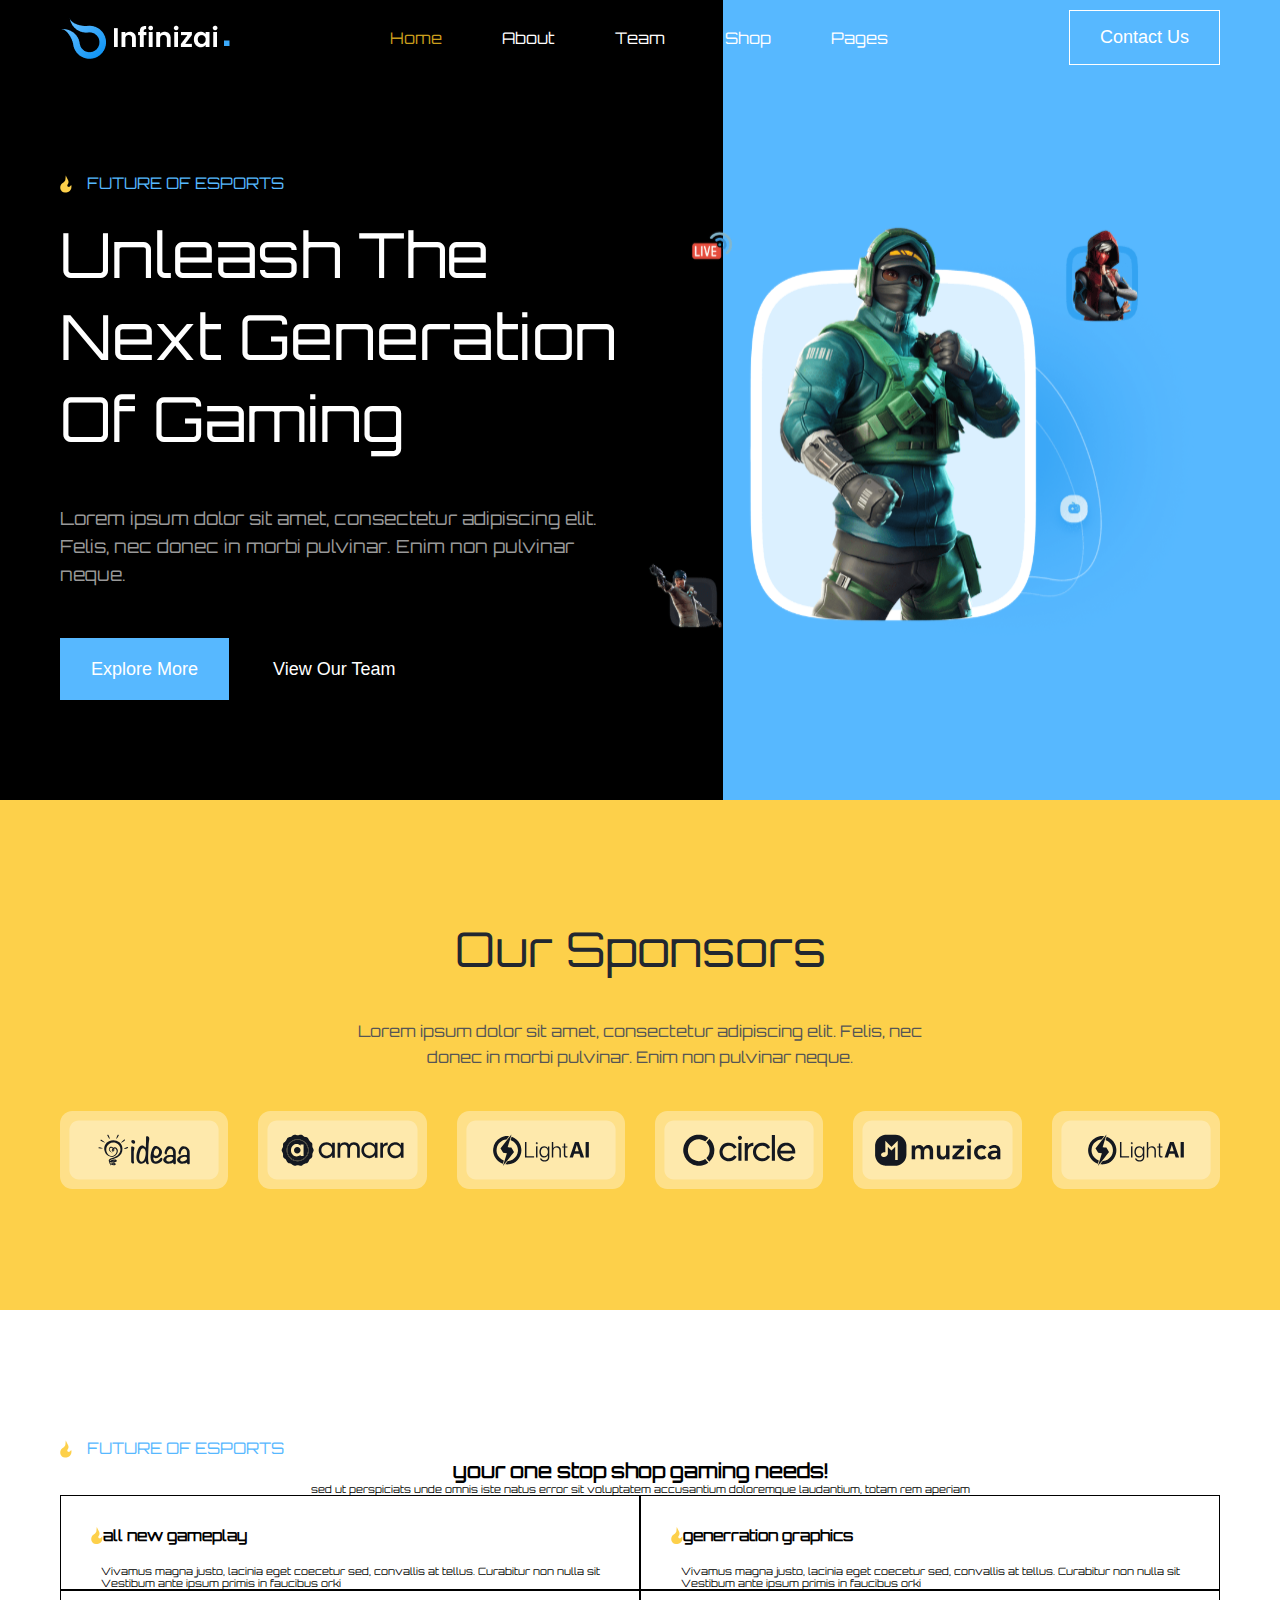
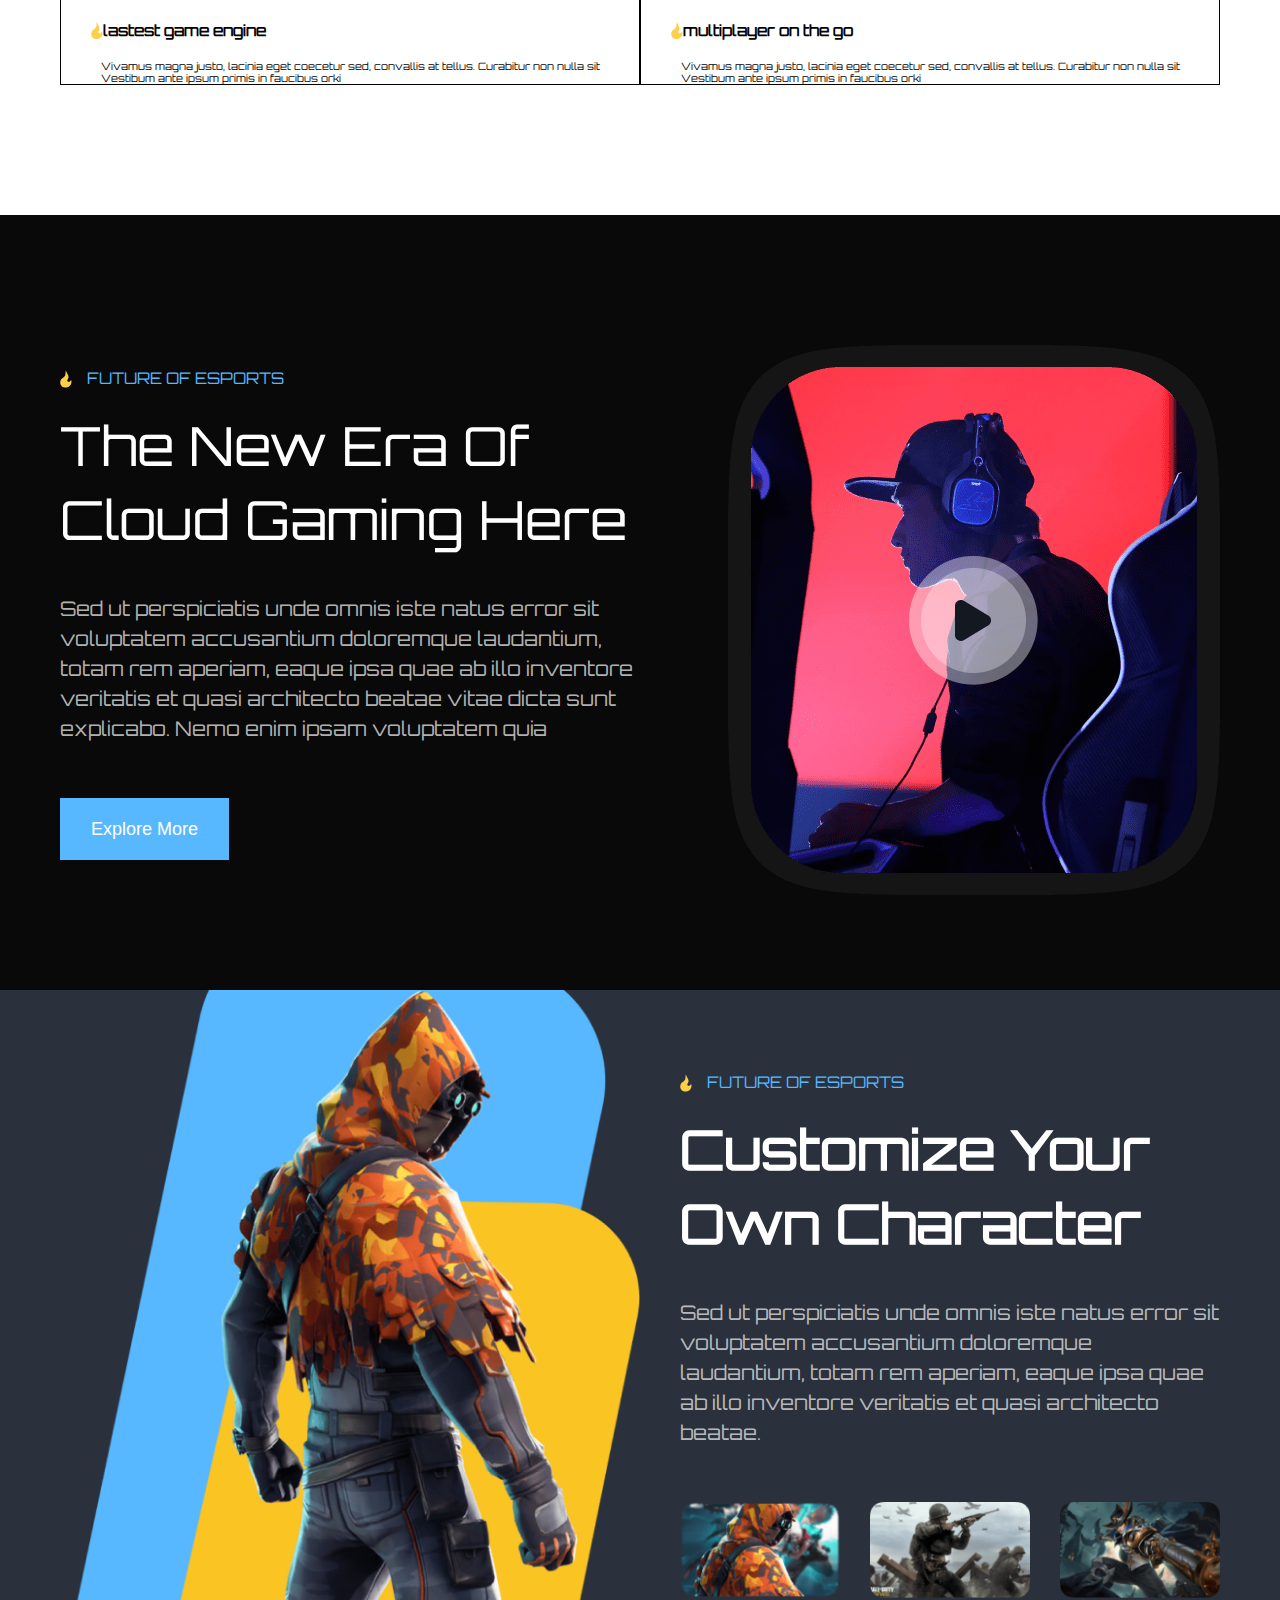
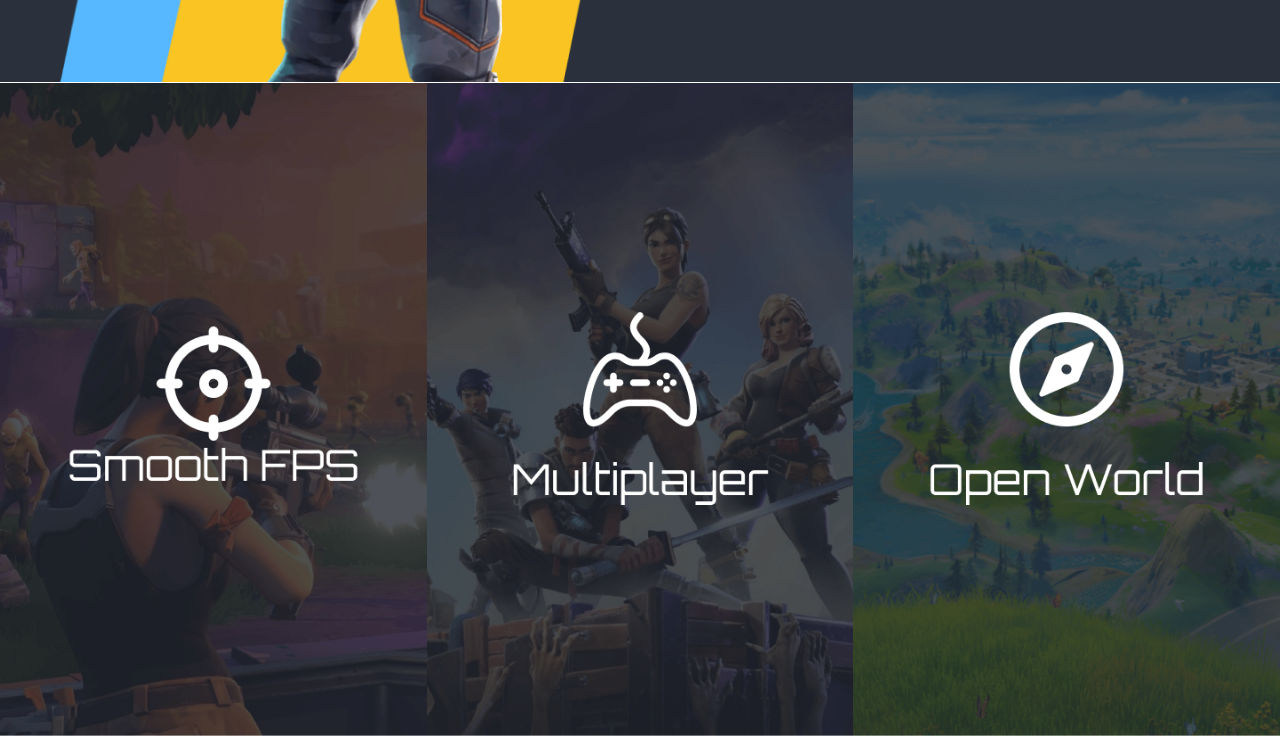
<file: kibersport websity/index.html>
<!DOCTYPE html>
<html lang="en">

<head>
    <meta charset="UTF-8">
    <meta http-equiv="X-UA-Compatible" content="IE=edge">
    <meta name="viewport" content="width=device-width, initial-scale=1.0">
    <title>Document</title>
    <link rel="stylesheet" href="./css/style.css">
    <link rel="stylesheet" href="https://cdnjs.cloudflare.com/ajax/libs/font-awesome/6.1.1/css/all.min.css"
        integrity="sha512-KfkfwYDsLkIlwQp6LFnl8zNdLGxu9YAA1QvwINks4PhcElQSvqcyVLLD9aMhXd13uQjoXtEKNosOWaZqXgel0g=="
        crossorigin="anonymous" referrerpolicy="no-referrer" />
</head>

<body>
    <div class="main__banner">
        <header>
            <div class="container">
            <nav>
                <img src="./assets/logo/header__logo.png" alt="img">
                <ul class="nav__menu">
                    <li class="nav__item">
                        <a class="nav__link active" href="#">home</a>
                    </li>
                    <li class="nav__item">
                        <a class="nav__link" href="#">about</a>
                    </li>
                    <li class="nav__item">
                        <a class="nav__link" href="#">team</a>
                    </li>
                    <li class="nav__item">
                        <a class="nav__link" href="#">shop</a>
                    </li>
                    <li class="nav__item">
                        <a class="nav__link" href="#">pages</a>
                    </li>
                </ul>
                <div class="auth">
                    <i class="fa-solid fa-cart-arrow-down"></i>
                    <button class="header__button">
                        contact us
                    </button>
                </div>
            </nav>
        </div>
    </header>
    <section class="hero">
        <div class="container">
            <div class="row">
                <div class="col">
                    <div class="hero__wrapper">
                        <div class="hero-wrapper__supertitle">
                            <img src="./assets/logo/olovcha.svg" alt="">
                            <p>FUTURE OF eSPORTS</p>
                        </div>
                        <h1 class="hero-wrapper__title">
                            Unleash the Next Generation of Gaming
                        </h1>
                        <p class="hero-wrapper__subtitle">Lorem ipsum dolor sit amet, consectetur adipiscing elit.
                            Felis, nec donec in morbi pulvinar. Enim non pulvinar neque.</p>
                        <div class="auth hero__auth">
                            <button class="btn__blue">Explore More</button>
                            <button class="btn__none">View our team</button>
                        </div>
                    </div>
                </div>
                <div class="col">
                    <img src="./assets/img/hero-right__img.svg" style="width: 100%; height: 100%;" alt="">
                </div>
            </div>
        </div>
    </section>
</div>


<!------------- SPONSORS -------------->
    <section class="sponsors">
        <div class="container">
            <div class="row">
                <div class="col">
                    <div class="sponsors__wrapper">
                        <h1 class="sponsors__title">Our Sponsors</h1>
                        <p class="sponsors__subtitle">Lorem ipsum dolor sit amet, consectetur adipiscing elit. Felis, nec donec in morbi pulvinar. Enim non pulvinar neque.</p>
                    </div>
                </div>
            </div>
            <div class="row ">
                <div class="col">
                    <img src="./assets/img/sponsors/IMAGE (0).svg" alt="">
                </div>
                <div class="col">
                    <img src="./assets/img/sponsors/IMAGE (1).svg" alt="">
                </div>
                <div class="col">
                    <img src="./assets/img/sponsors/IMAGE (2).svg" alt="">
                </div>
                <div class="col">
                    <img src="./assets/img/sponsors/IMAGE (3).svg" alt="">
                </div>
                <div class="col">
                    <img src="./assets/img/sponsors/IMAGE (4).svg" alt="">
                </div>
                <div class="col">
                    <img src="./assets/img/sponsors/IMAGE (5).svg" alt="">
                </div>
            </div>
        </div>
    </section>
<!------------- AND OF SPONSORS -------------->


<!------------- GAME-SHOP -------------->
    <section class="game-shop">
        <div class="container">
            <div class="row">
                <div class="col">
                    <div class="game-shop__wrapper">
                        <div class="hero-wrapper__supertitle">
                            <img src="./assets/logo/olovcha.svg" alt="">
                            <p>FUTURE OF eSPORTS</p>
                        </div>
                        <h1>
                            your one stop shop gaming needs!
                        </h1>
                        <p>
                            sed ut perspiciats unde omnis iste natus error sit voluptatem accusantium doloremque laudantium, totam rem aperiam
                        </p>

                    </div>
                </div>
            </div>
            <div class="row">
                <div class="col">
                    <div class="game-card__wrapper">
                        <div class="hero-wrapper__supertitle game-card__supertitle">
                            <img src="./assets/logo/olovcha.svg" alt="">
                            <h2 class="game-card__title">all new gameplay</h2>
                        </div>
                        <p class="game-card__subtitle">
                            Vivamus magna justo, lacinia eget coecetur sed, convallis at tellus. Curabitur non nulla sit Vestibum ante ipsum primis in faucibus orki
                        </p>
                    </div>
                    <div class="game-card__wrapper">
                        <div class="hero-wrapper__supertitle game-card__supertitle">
                            <img src="./assets/logo/olovcha.svg" alt="">
                            <h2 class="game-card__title">lastest game engine</h2>
                        </div>
                        <p class="game-card__subtitle">
                            Vivamus magna justo, lacinia eget coecetur sed, convallis at tellus. Curabitur non nulla sit Vestibum ante ipsum primis in faucibus orki
                        </p>
                    </div>
                </div>
                <div class="col">
                    <div class="game-card__wrapper">
                        <div class="hero-wrapper__supertitle game-card__supertitle">
                            <img src="./assets/logo/olovcha.svg" alt="">
                            <h2 class="game-card__title">generration graphics</h2>
                        </div>
                        <p class="game-card__subtitle">
                            Vivamus magna justo, lacinia eget coecetur sed, convallis at tellus. Curabitur non nulla sit Vestibum ante ipsum primis in faucibus orki
                        </p>
                    </div>
                    <div class="game-card__wrapper">
                        <div class="hero-wrapper__supertitle game-card__supertitle">
                            <img src="./assets/logo/olovcha.svg" alt="">
                            <h2 class="game-card__title">multiplayer on the go</h2>
                        </div>
                        <p class="game-card__subtitle">
                            Vivamus magna justo, lacinia eget coecetur sed, convallis at tellus. Curabitur non nulla sit Vestibum ante ipsum primis in faucibus orki
                        </p>
                    </div>
                </div>
            </div>
            
        </div>
    </section>
<!------------- AND OF GAME-SHOP -------------->


<!------------- NEW-ERA -------------->
<section class="new-era">
    <div class="container">
        <div class="row">
            <div class="col">
                <div class="new-era__wrapper">
                    <div class="hero-wrapper__supertitle">
                        <img src="./assets/logo/olovcha.svg" alt="">
                        <p>FUTURE OF ESPORTS</p>
                    </div>
                    <h1 class="new-era__wrapper__title">The new era of cloud gaming here</h1>
                    <p class="new-era__wrapper__subtitle">Sed ut perspiciatis unde omnis iste natus error sit voluptatem accusantium doloremque laudantium, totam rem aperiam, eaque ipsa quae ab illo inventore veritatis et quasi architecto beatae vitae dicta sunt explicabo. Nemo enim ipsam voluptatem quia</p>
                    <div class="auth">
                        <button class="btn__blue">Explore More</button>
                    </div>
                </div>
            </div>
            <div class="col">
                <img class="new__img" src="./assets/img/new--right.png" alt="image">
            </div>
        </div>
    </div>
</section>
<!------------- AND OF NEW-ERA -------------->


<!------------- CUSTOMIZE -------------->
<section class="customize">
    <div class="container">
        <div class="row">
            <div  class="col">
                <img src="./assets/img/customize/customize--left.png" style="width: 100%; height: 100%;"  alt="image">
            </div>
            <div class="col">
                <div class="customize__wrapper">
                    <div class="hero-wrapper__supertitle">
                        <img src="./assets/logo/olovcha.svg"  alt="">
                        <p>FUTURE OF ESPORTS</p>
                    </div>
                    <h1 class="customize__wrapper__title">Customize your</h1>
                    <h1 class="customize__wrapper_title">Own Character</h1>
                    <p class="customize__wrapper__subtitle">Sed ut perspiciatis unde omnis iste natus error sit voluptatem accusantium doloremque laudantium, totam rem aperiam, eaque ipsa quae ab illo inventore veritatis et quasi architecto beatae.</p>
                    <div class="row">
                        <div class="col">
                            <img src="./assets/img/customize/customize-1.png" style="width: 100%; height: 100%;" alt="">
                        </div>
                        <div class="col">
                            <img src="./assets/img/customize/customize-2.png" style="width: 100%; height: 100%;" alt="">
                        </div>
                        <div class="col">
                            <img src="./assets/img/customize/customize-3.png" style="width: 100%; height: 100%;" alt="">
                        </div>
                    </div>
                </div>
            </div>
        </div>
    </div>

</section>

<!------------- AND OF CUSTOMIZE -------------->


<!------------- PLAYER -------------->
<section class="player">
    <div class="row">
        <div class="col">
            <img src="./assets/img/player-img/Frame (4).png" style="width: 100%; height: 100%;" alt="">
        </div>
        <div class="col">
            <img src="./assets/img/player-img/Frame (5).png" style="width: 100%; height: 100%;" alt="">
        </div>
        <div class="col">
            <img src="./assets/img/player-img/Frame (6).png" style="width: 100%; height: 100%;" alt="">
        </div>
    </div>
</section>
<!------------- AND OF PLAYER -------------->

</body>

</html>
</file>
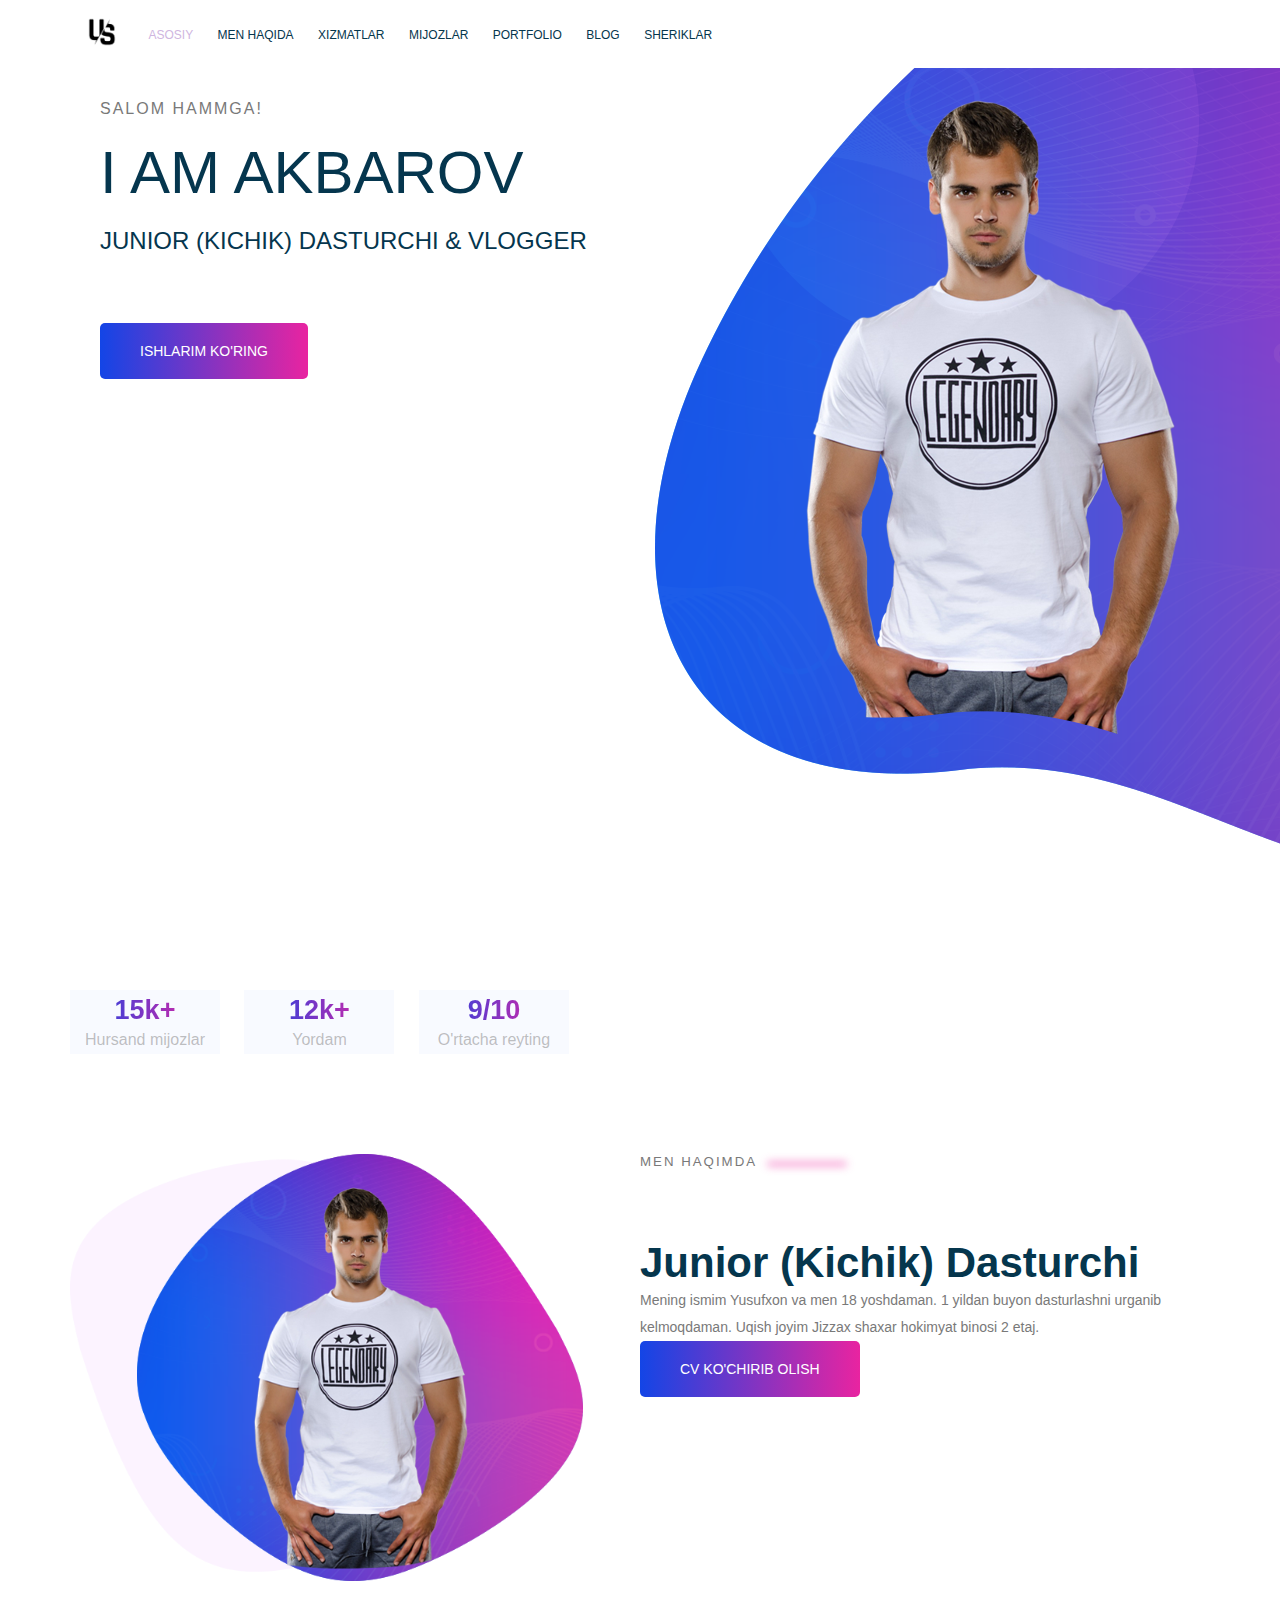
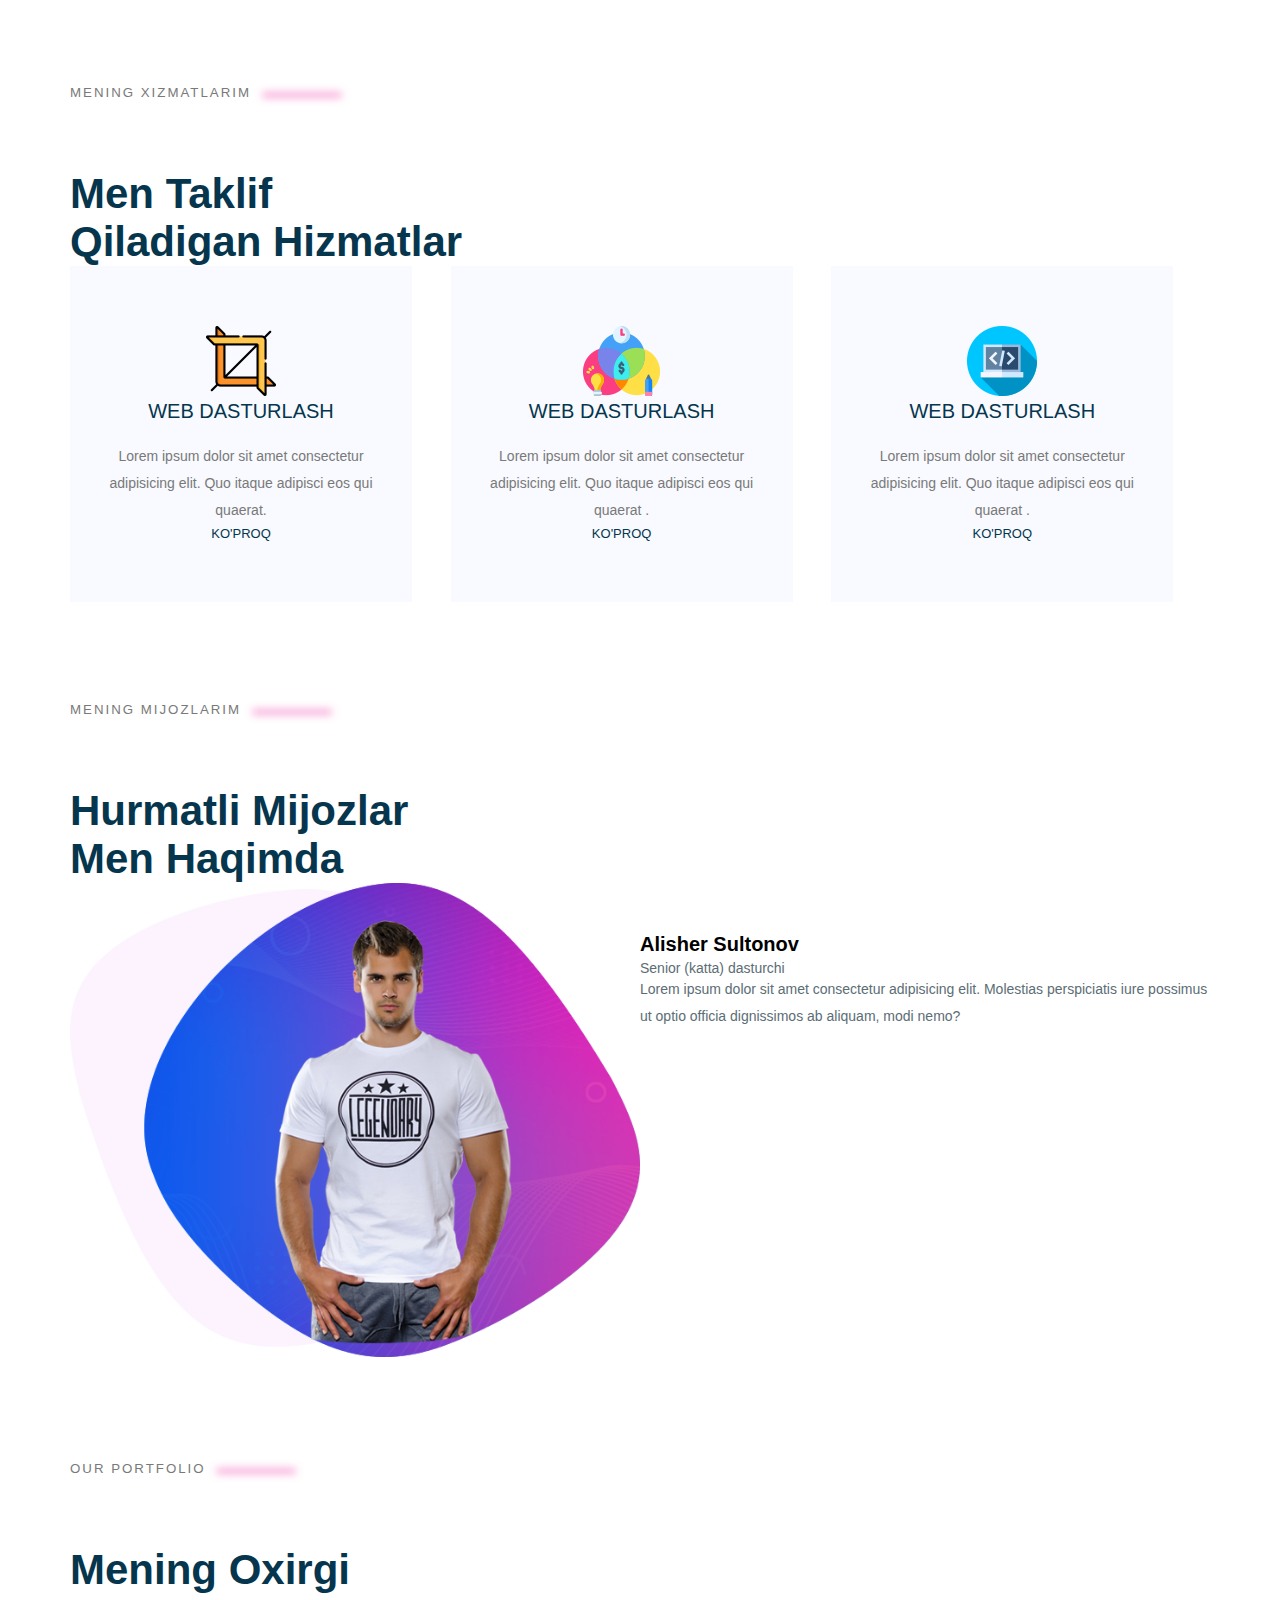
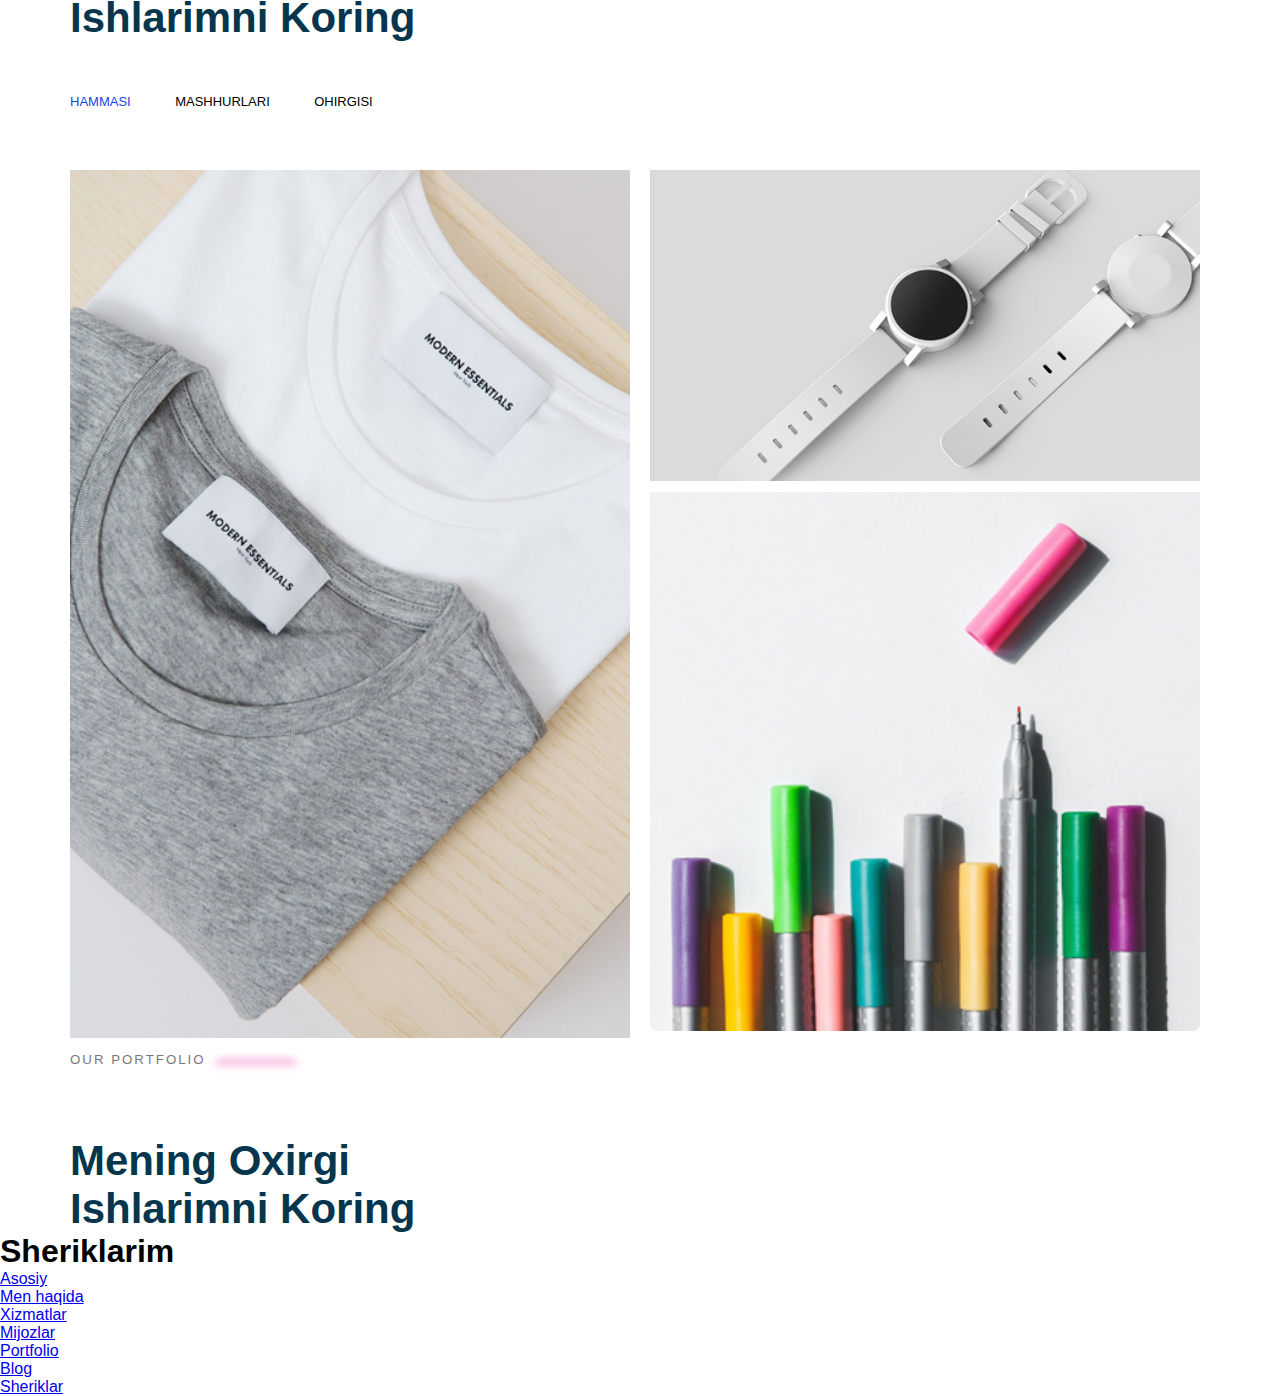
<file: My website/index.html>
<!DOCTYPE html>
<html lang="en">

<head>
    <meta charset="UTF-8">
    <meta http-equiv="X-UA-Compatible" content="IE=edge">
    <meta name="viewport" content="width=device-width, initial-scale=1.0">
    <title>Document</title>
    <link rel="stylesheet" href="https://cdnjs.cloudflare.com/ajax/libs/font-awesome/6.1.1/css/all.min.css"
        integrity="sha512-KfkfwYDsLkIlwQp6LFnl8zNdLGxu9YAA1QvwINks4PhcElQSvqcyVLLD9aMhXd13uQjoXtEKNosOWaZqXgel0g=="
        crossorigin="anonymous" referrerpolicy="no-referrer" />
    <link rel="stylesheet" href="./css/style.css ">
</head>

<body>
    <!-- Header section -->
    <div class="container">
        <header class="main-header">

            <div class="main-header__brand">
                <a href="./index.html">
                    <img src="./assets/img/logo.png" alt="logo">
                </a>
            </div>
            <nav class="main-navigatsion">
                <ul class="main-navigatsion__items">
                    <li class="main-navigatsion__item active">
                        <a href="#">Asosiy</a>
                    </li>
                    <li class="main-navigatsion__item">
                        <a href="#">Men haqida</a>
                    </li>
                    <li class="main-navigatsion__item">
                        <a href="#">Xizmatlar</a>
                    </li>
                    <li class="main-navigatsion__item">
                        <a href="#">Mijozlar</a>
                    </li>
                    <li class="main-navigatsion__item">
                        <a href="#">Portfolio</a>
                    </li>
                    <li class="main-navigatsion__item">
                        <a href="#">Blog</a>
                    </li>
                    <li class="main-navigatsion__item">
                        <a href="#">Sheriklar</a>
                    </li>
                </ul>
            </nav>
        </header>
    </div>
    <!-- /Header section -->

    <!-- Main section -->
    <div class="main-banner">
        <div class="container">
            <section id="main section" class="main-section">
                <div class="main-section__info">
                    <h4 class="main-section__welcome to-uppercase">Salom hammga!</h4>
                    <h1 class="main-section__introduction to-uppercase">I am Akbarov</h1>
                    <h3 class="main-section__position to-uppercase">Junior (kichik) dasturchi & Vlogger</h3>
                    <div class="main-section__social-networks">
                        <a href="https://t.me/YusufxonAkbarov2003">
                            <i class="fab fa-telegram"></i>
                        </a>
                        <a href="#">
                            <i class="fab fa-youtube"></i>
                        </a>
                        <a href="#">
                            <i class="fab fa-instagram"></i>
                        </a>
                        <a href="#">
                            <i class="fab fa-twitter"></i>
                        </a>
                        <a href="#">
                            <i class="fab fa-tiktok"></i>
                        </a>
                    </div>
                    <button type="button" class=" button main-section__action to-uppercase">
                        Ishlarim ko'ring
                    </button>
                </div>
                <div class="main-section__image">
                    <img src="./assets/img/me.png" alt="">
                </div>
            </section>
            <div class="clearfix"></div>
        </div>
    </div>
    <!-- /Main section -->


    <!-- Statictics -->
    <div class="container">
        <section id="statistics" class="statistics">
            <div class="statistics__item">
                <h3 class="statistics__number">
                    15k+
                </h3>
                <p class="statistics__title">
                    Hursand mijozlar
                </p>
            </div>
            <div class="statistics__item">
                <h3 class="statistics__number">
                    12k+
                </h3>
                <p class="statistics__title">
                    Yordam
                </p>
            </div>
            <div class="statistics__item">
                <h3 class="statistics__number">
                    9/10
                </h3>
                <p class="statistics__title">
                    O'rtacha reyting
                </p>
            </div>
        </section>
    </div>
    <!-- About me section -->
    <div class="container">
        <section id="about-me" class="about-me">
            <div class="about-mi__imahe">
                <img src="./assets/img/about-me.png" alt="About me image">
            </div>
            <div class="about-me__info">
                <h5 class="section-subtitle">
                    Men haqimda
                    <span class="blur-line"></span>
                </h5>
                <h3 class="section-title ">
                    Junior (kichik) dasturchi
                </h3>
                <p class="about-me__description">
                    Mening ismim Yusufxon va men 18 yoshdaman. 1 yildan buyon dasturlashni urganib kelmoqdaman. Uqish
                    joyim Jizzax shaxar hokimyat binosi 2 etaj.
                </p>
                <button type="button" class="button to-uppercase about-mi__image">
                    CV ko'chirib olish
                </button>
            </div>
        </section>
    </div>
    <div class="clearfix"></div>
    <!-- /About me section -->

    <!-- Services section -->
    <div class="container">
        <section id="services" class="services">
            <h5 class="section-subtitle">
                Mening xizmatlarim
                <span class="blur-line"></span>
            </h5>
            <h2 class="section-title">
                Men taklif <br>
                qiladigan hizmatlar
            </h2>
            <div class="service-cards">
                <div class="service-card">
                    <img class="service-card__icon" src="./assets/img/service-1.png" alt="service 1">
                    <h5 class="service-card__title">web dasturlash</h5>
                    <p class="service-card__description">
                        Lorem ipsum dolor sit amet consectetur adipisicing elit. Quo itaque adipisci eos qui quaerat.
                    </p>
                    <a href="#" class="service-card__link">Ko'proq</a>
                </div>
                <div class="service-card">
                    <img class="service-card__icon" src="./assets/img/service-2.png" alt="service 1">
                    <h5 class="service-card__title">web dasturlash</h5>
                    <p class="service-card__description">
                        Lorem ipsum dolor sit amet consectetur adipisicing elit. Quo itaque adipisci eos qui quaerat .
                    </p>
                    <a href="#" class="service-card__link">Ko'proq</a>
                </div>
                <div class="service-card">
                    <img class="service-card__icon" src="./assets/img/service-3.png" alt="service 1">
                    <h5 class="service-card__title">web dasturlash</h5>
                    <p class="service-card__description">
                        Lorem ipsum dolor sit amet consectetur adipisicing elit. Quo itaque adipisci eos qui quaerat .
                    </p>
                    <a href="#" class="service-card__link">Ko'proq</a>
                </div>
            </div>
        </section>
    </div>
    <!-- /Services section -->

    <!-- clients section -->
    <div class="container">
        <section id="clients" class="clients">
            <h5 class="section-subtitle">
                Mening mijozlarim
                <span class="blur-line"></span>
            </h5>
            <h2 class="section-title">
                Hurmatli mijozlar <br>
                men haqimda
            </h2>
            <div class="client-items">
                <div class="client-item">
                    <div class="client-item__image">
                        <img src="./assets/img/about-me.png" alt="image">
                    </div>
                    <div class="client-item__info">
                        <h3 class="client-item__name">
                            Alisher Sultonov
                        </h3>
                        <p class="client-item__position">
                            Senior (katta) dasturchi
                        </p>
                        <p class="client-item__review">
                            Lorem ipsum dolor sit amet consectetur adipisicing elit. Molestias perspiciatis iure
                            possimus ut optio officia dignissimos ab aliquam, modi nemo?
                        </p>
                        <div class="client-item__rate">
                            <i class="fas fa-star"></i>
                            <i class="fas fa-star"></i>
                            <i class="fas fa-star"></i>
                            <i class="fas fa-star"></i>
                            <i class="fas fa-star "></i>
                        </div>
                    </div>
                </div>
            </div>
        </section>
        <div class="clearfix"></div>
    </div>

    <!-- /clients section -->

    <!-- Portfolio section -->
    <div class="container">
        <section id="portfolio" class="portfolio">
            <h5 class="section-subtitle">
                our portfolio
                <span class="blur-line"></span>
            </h5>
            <h2 class="section-title">
                Mening oxirgi <br>
                ishlarimni koring
            </h2>
            <ul class="portfolio-filters">
                <li class="active">
                    Hammasi
                </li>
                <li>
                    Mashhurlari
                </li>
                <li>
                    Ohirgisi
                </li>

            </ul>
            <div class="portfolio-items">
                <div class="portfolio-item portfolio-item__1">
                    <img src="./assets/img/portfolio-1.jpg" alt="portfolio image 1" class="portfolio-item__image">
                    <div class="portfolio-item__owerlay">
                    </div>
                    <div class="portfolio-item__info">
                        <h4>
                            <a href="#">Portfolio item 1</a>
                        </h4>
                        <p>Ishim haqida</p>
                    </div>
                </div>
                <div class="portfolio-item portfolio-item__2">
                    <img src="./assets/img/portfolio-2.jpg" alt="portfolio image 2" class="portfolio-item__image">
                    <div class="portfolio-item__owerlay">
                    </div>
                    <div class="portfolio-item__info">
                        <h4>
                            <a href="#">Portfolio item 2</a>
                        </h4>
                        <p>Ishim haqida</p>
                    </div>
                </div>
                <div class="portfolio-item portfolio-item__3">
                    <img src="./assets/img/portfolio-3.jpg" alt="portfolio image 3" class="portfolio-item__image">
                    <div class="portfolio-item__owerlay">
                    </div>
                    <div class="portfolio-item__info">
                        <h4>
                            <a href="#">Portfolio item 3</a>
                        </h4>
                        <p>Ishim haqida</p>
                    </div>
                </div>
            </div>
        </section>
    </div>
    <!-- /Portfolio section -->

    <!-- Blog section -->
    <div class="container">
        <section id="blog">
            <h5 class="section-subtitle">
                our portfolio
                <span class="blur-line"></span>
            </h5>
            <h2 class="section-title">
                Mening oxirgi <br>
                ishlarimni koring
            </h2>
        </section>
    </div>
    <!-- /Blog section -->

    <!-- Partners section -->
    <section id="partners">
        <h1>Sheriklarim</h1>
    </section>
    <!-- /Partners section -->

    <!-- Footer section -->
    <footer>
        <nav>
            <ul>
                <li>
                    <a href="#">Asosiy</a>
                </li>
                <li>
                    <a href="#">Men haqida</a>
                </li>
                <li>
                    <a href="#">Xizmatlar</a>
                </li>
                <li>
                    <a href="#">Mijozlar</a>
                </li>
                <li>
                    <a href="#">Portfolio</a>
                </li>
                <li>
                    <a href="#">Blog</a>
                </li>
                <li>
                    <a href="#">Sheriklar</a>
                </li>
            </ul>
        </nav>
    </footer>
    <!-- /Footer section -->














</body>

</html>
</file>
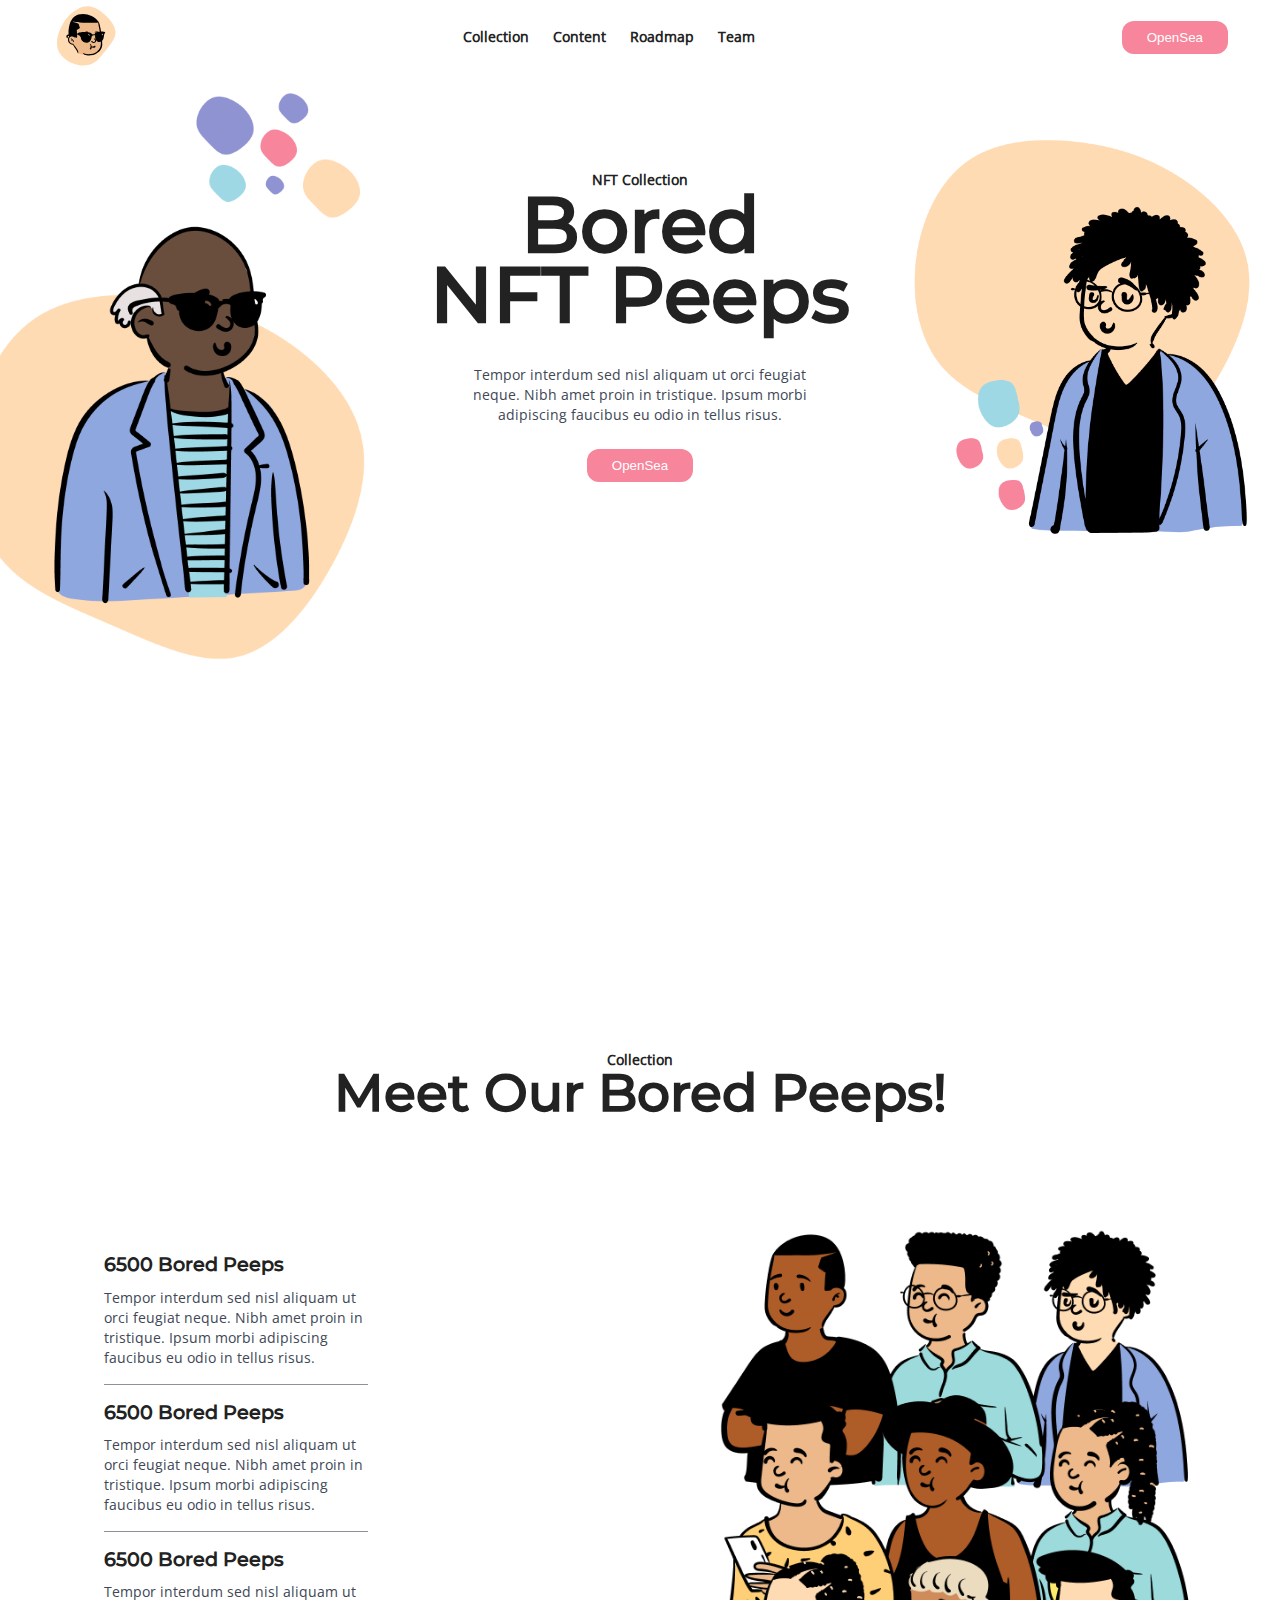
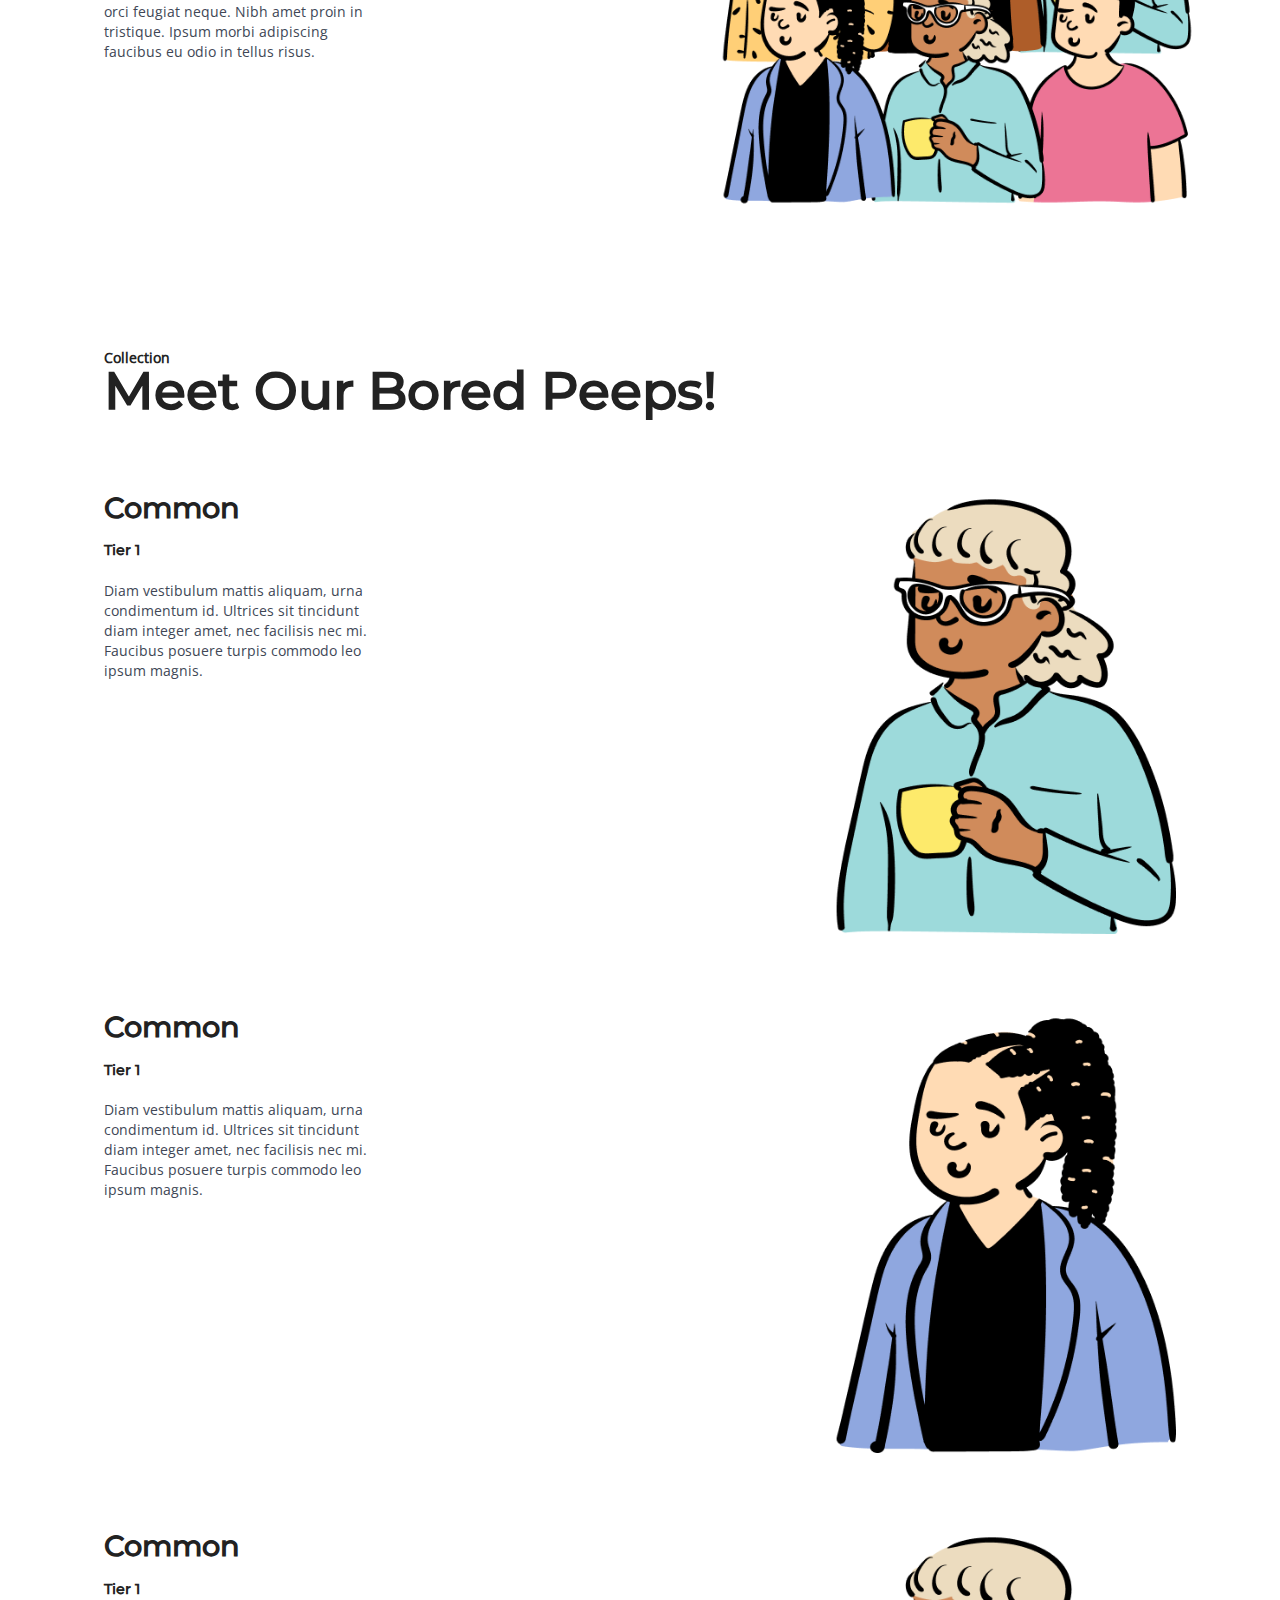
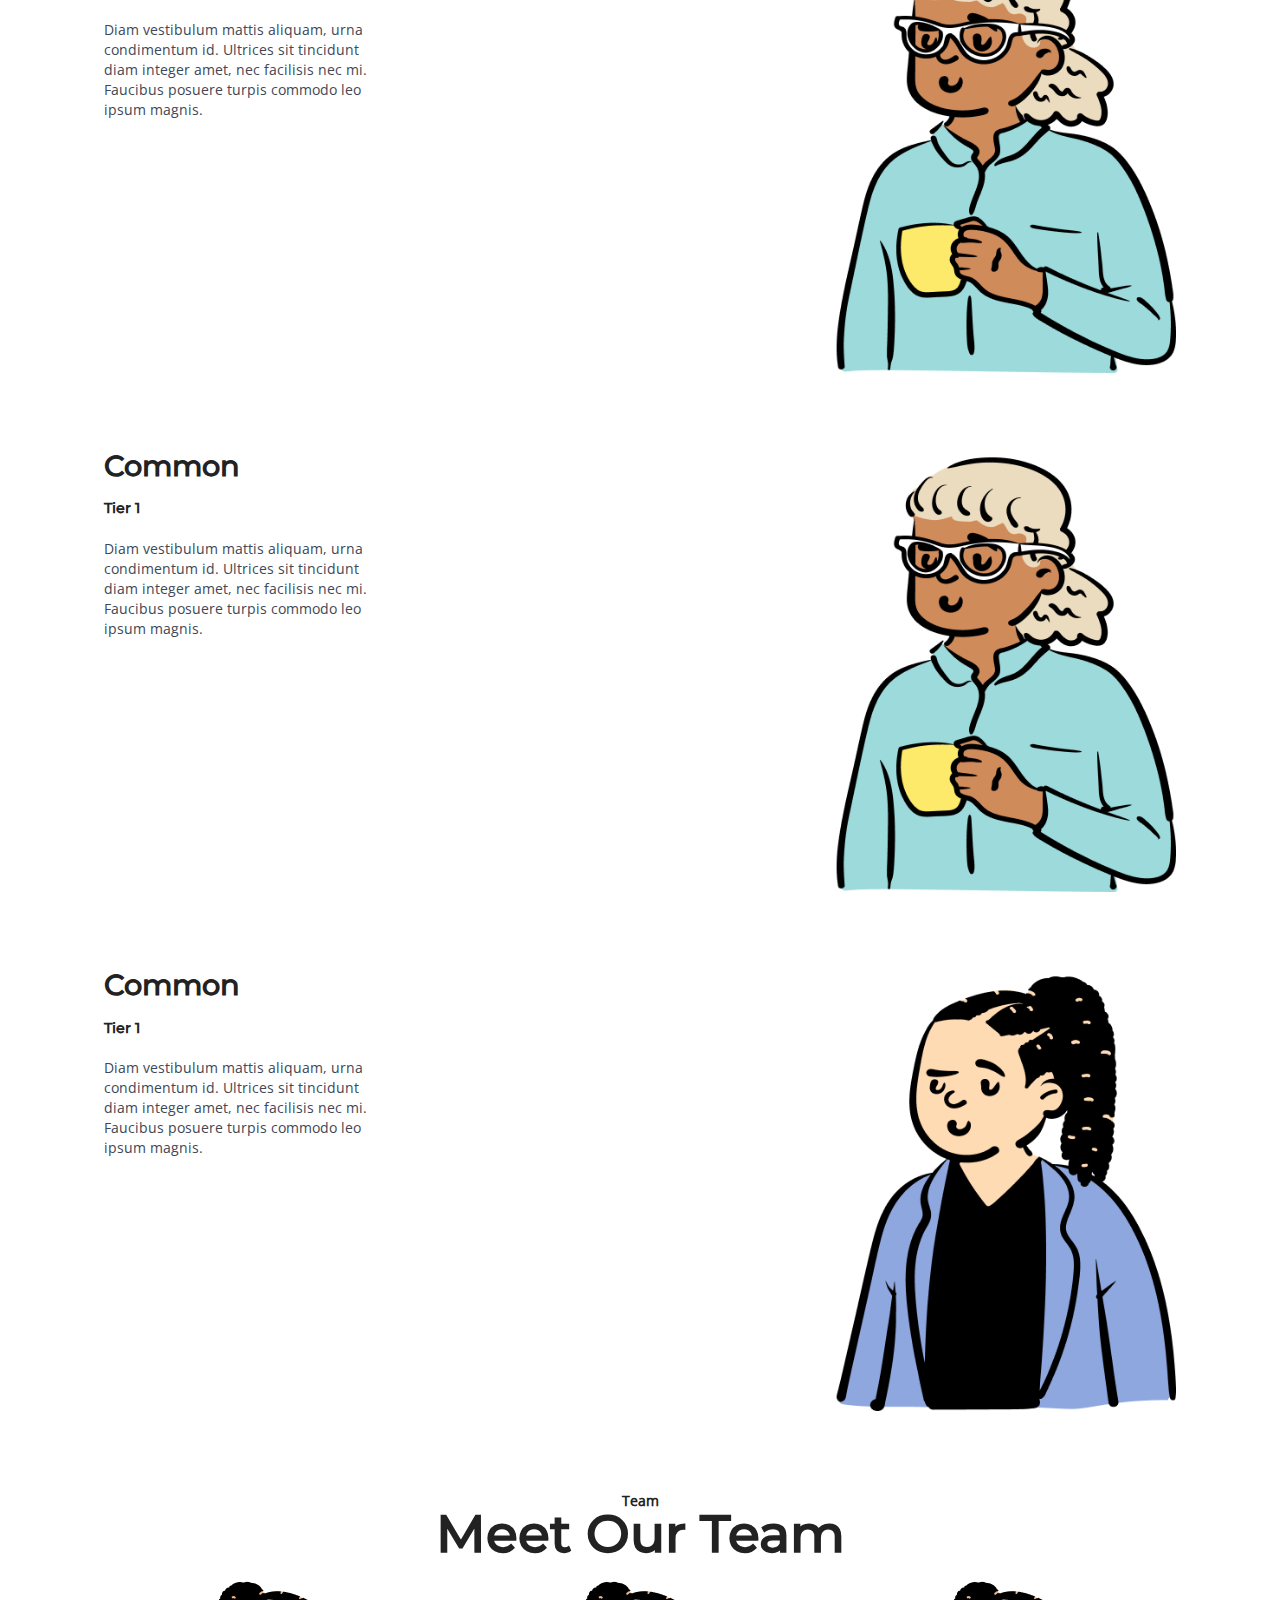
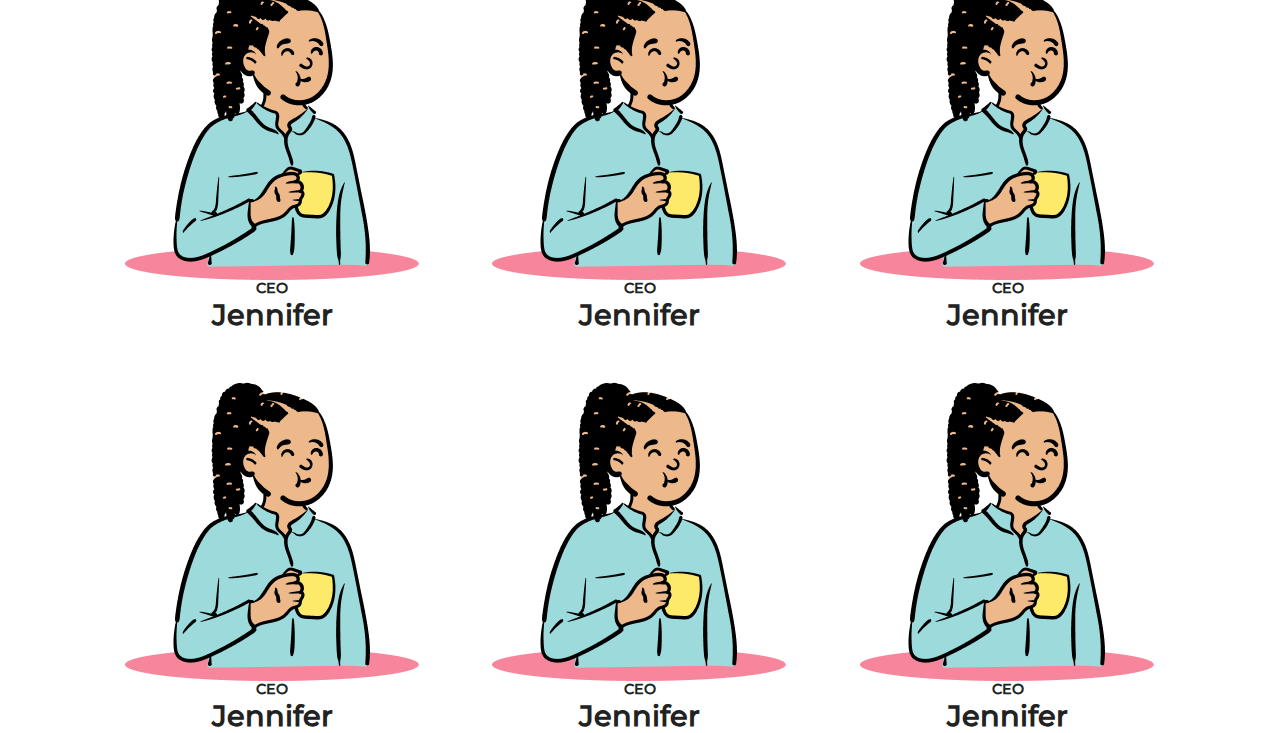
<file: responsive design partfolio 2/index.html>
<!DOCTYPE html>
<html lang="en">

<head>
    <meta charset="UTF-8">
    <meta http-equiv="X-UA-Compatible" content="IE=edge">
    <meta name="viewport" content="width=device-width, initial-scale=1.0">
    <title>Document</title>
    <link rel="stylesheet" href="./css/style.css">
</head>

<body>
    <!--------- HEADER ---------->
    <header>
        <nav>
            <img src="./assets/logo/header--logo.svg" alt="">
            <ul class="nav__menu">
                <li class="nav__item">
                    <a class="nav__link" href="#">Collection</a>
                </li>
                <li class="nav__item">
                    <a class="nav__link" href="#">Content</a>
                </li>
                <li class="nav__item">
                    <a class="nav__link" href="#">Roadmap</a>
                </li>
                <li class="nav__item">
                    <a class="nav__link" href="#">Team</a>
                </li>
            </ul>
            <div class="auth">
                <button class="btn__open">
                    OpenSea
                </button>
            </div>
        </nav>
    </header>
    <!--------- AND OF HEADER ---------->


    <!--------- HERO ---------->
    <div class="main__baner">
        <section class="hero">
            <div class="container">
                <div class="row">
                    <div class="col">
                        <div class="hero__content">
                            <p class="super__subtitle">NFT Collection</p>
                            <h1 class="title">Bored</h1>
                            <h1 class="title">NFT Peeps</h1>
                            <p class="suptitle">Tempor interdum sed nisl aliquam ut orci feugiat neque. Nibh amet proin in tristique. Ipsum morbi adipiscing faucibus eu odio in tellus risus.</p>
                            <div class="auth">
                                <button class="btn__open hero__btn">
                                    OpenSea
                                </button>
                            </div>
                        </div>
                    </div>
                </div>
            </div>
        </section>
    </div>
    <!--------- AND OF HERO ---------->

     
    <!--------- COLLECTION ---------->
    <section class="collection">
        <div class="container">
            <div class="row">
                <div class="col">
                    <div class="collection__wrapper">
                        <p class="super__subtitle">Collection</p>
                        <h1 class="collection__title">Meet Our Bored Peeps!</h1>
                    </div>
                </div>
            </div>
            <div class="collection__content">
                <div class="row ">
                    <div class="col left__col">
                        <div class="collection__col__wrapper">
                            <h3 class="collection__col__title">6500 Bored Peeps</h3>
                            <p class="collection__col__subtitle">Tempor interdum sed nisl aliquam ut orci feugiat neque. Nibh amet proin in tristique. Ipsum morbi adipiscing faucibus eu odio in tellus risus.</p>
                        </div>
                        <div class="collection__col__wrapper">
                            <h3 class="collection__col__title">6500 Bored Peeps</h3>
                            <p class="collection__col__subtitle">Tempor interdum sed nisl aliquam ut orci feugiat neque. Nibh amet proin in tristique. Ipsum morbi adipiscing faucibus eu odio in tellus risus.</p>
                        </div>
                        <div class="collection__col__wrapper">
                            <h3 class="collection__col__title">6500 Bored Peeps</h3>
                            <p class="collection__col__suptitle">Tempor interdum sed nisl aliquam ut orci feugiat neque. Nibh amet proin in tristique. Ipsum morbi adipiscing faucibus eu odio in tellus risus.</p>
                        </div>
                    </div>
                    <div class="col right-col">
                        <img class="Frame__img" style="width: 100%;" src="./assets/img/Frame.png" alt="">
                        <img class="Frame__img2" style="width: 100%;" src="./assets/img/Frame (1).png" alt="">
                        <img class="Frame__img3" style="width: 100%;" src="./assets/img/Frame (2).png" alt="">
                    </div>
                </div>
                
            </div>
        </div>
    </section>
    <!--------- AND OF COLLECTION ---------->


    <!---------  RATIRY ---------->
    <section class="ratiry">
        <div class="container">
            <div class="row">
                <div class="col">
                    <div class="ratiry__wrapper">
                        <p class="super__subtitle">Collection</p>
                        <h1 class="collection__title">Meet Our Bored Peeps!</h1>
                    </div>
                </div>
            </div>
            <div class="row ratiry__col ratiry__columin">
                <div class="col">
                    <div class="ratiry__col__wrapper">
                        <h1 class="ratiry__col__supertitle">Common</h1>
                        <h3 class="ratiry__col__title">Tier 1</h3>
                        <p class="ratiry__col__subtitle">Diam vestibulum mattis aliquam, urna condimentum id. Ultrices sit tincidunt diam integer amet, nec facilisis nec mi. Faucibus posuere turpis commodo leo ipsum magnis.</p>
                    </div>
                </div>
                <div class="col">
                    <img style="width: 100%; height: 100%;"  src="./assets/img/ratiry__img-4.png" alt="">
                </div>

            </div>
            <div class="row ratiry__col ratiry__columin">
                <div class="col">
                    <div class="ratiry__col__wrapper">
                        <h1 class="ratiry__col__supertitle">Common</h1>
                        <h3 class="ratiry__col__title">Tier 1</h3>
                        <p class="ratiry__col__subtitle">Diam vestibulum mattis aliquam, urna condimentum id. Ultrices sit tincidunt diam integer amet, nec facilisis nec mi. Faucibus posuere turpis commodo leo ipsum magnis.</p>
                    </div>
                </div>
                <div slot="" class="col">
                    <img style="width: 100%; height: 100%;"  src="./assets/img/ratiry__img-5.png" alt="">
                </div>
            </div>
            <div class="row ratiry__col ratiry__columin">
                <div class="col">
                    <div class="ratiry__col__wrapper">
                        <h1 class="ratiry__col__supertitle">Common</h1>
                        <h3 class="ratiry__col__title">Tier 1</h3>
                        <p class="ratiry__col__subtitle">Diam vestibulum mattis aliquam, urna condimentum id. Ultrices sit tincidunt diam integer amet, nec facilisis nec mi. Faucibus posuere turpis commodo leo ipsum magnis.</p>
                    </div>
                </div>
                <div class="col">
                    <img style="width: 100%; height: 100%;"  src="./assets/img/ratiry__img-4.png" alt="">
                </div>
            </div>
            <div class="row ratiry__col ratiry__columin">
                <div class="col">
                    <div class="ratiry__col__wrapper">
                        <h1 class="ratiry__col__supertitle">Common</h1>
                        <h3 class="ratiry__col__title">Tier 1</h3>
                        <p class="ratiry__col__subtitle">Diam vestibulum mattis aliquam, urna condimentum id. Ultrices sit tincidunt diam integer amet, nec facilisis nec mi. Faucibus posuere turpis commodo leo ipsum magnis.</p>
                    </div>
                </div>
                <div class="col">
                    <img style="width: 100%; height: 100%;"  src="./assets/img/ratiry__img-4.png" alt="">
                </div>
            </div>
            <div class="row ratiry__col ratiry__columin">
                <div class="col">
                    <div class="ratiry__col__wrapper">
                        <h1 class="ratiry__col__supertitle">Common</h1>
                        <h3 class="ratiry__col__title">Tier 1</h3>
                        <p class="ratiry__col__subtitle">Diam vestibulum mattis aliquam, urna condimentum id. Ultrices sit tincidunt diam integer amet, nec facilisis nec mi. Faucibus posuere turpis commodo leo ipsum magnis.</p>
                    </div>
                </div>
                <div class="col">
                    <img style="width: 100%; height: 100%;"  src="./assets/img/ratiry__img-5.png" alt="">
                </div>
            </div>
        </div>
    </section>

    <!--------- AND OF RATIRY ---------->


    <!---------  RELESAS ---------->
    <!-- <section class="relesas">
        <div class="container">
            <div class="row">
                <div class="col">
                    <div class="collection__wrapper">
                        <p class="super__subtitle">Releases</p>
                        <h1 class="collection__title">Our Roadmap</h1>
                    </div>
                </div>
            </div>
            <div class="row">
                <div class="col">
                    <div class="relesas__col__wrapper">
                        <div class="relesas__content">
                            <h4 class="relesas__title">Q1 2022</h4>
                            <h1 class="relesas__supertitle">Community DAO</h1>
                            <p class=" relesas__subtitle">Diam vestibulum mattis aliquam, urna condimentum id. Ultrices sit tincidunt diam integer amet, nec facilisis nec mi. Faucibus posuere turpis commodo leo ipsum magnis.</p>
                            <img src="./assets/bg-img/Vector (2).png" alt="">
                        </div>
                    </div>
                    <div class="relesas__col__wrapper">
                        <div class="relesas__content">
                            <h4 class="relesas__title">Q1 2022</h4>
                            <h1 class="relesas__supertitle">Community DAO</h1>
                            <p class=" relesas__subtitle">Diam vestibulum mattis aliquam, urna condimentum id. Ultrices sit tincidunt diam integer amet, nec facilisis nec mi. Faucibus posuere turpis commodo leo ipsum magnis.</p>
                        </div>
                    </div>
                    <div class="relesas__col__wrapper">
                        <div class="relesas__content">
                            <h4 class="relesas__title">Q1 2022</h4>
                            <h1 class="relesas__supertitle">Community DAO</h1>
                            <p class=" relesas__subtitle">Diam vestibulum mattis aliquam, urna condimentum id. Ultrices sit tincidunt diam integer amet, nec facilisis nec mi. Faucibus posuere turpis commodo leo ipsum magnis.</p>
                        </div>
                    </div>
                    <div class="relesas__col__wrapper">
                        <div class="relesas__content">
                            <h4 class="relesas__title">Q1 2022</h4>
                            <h1 class="relesas__supertitle">Community DAO</h1>
                            <p class=" relesas__subtitle">Diam vestibulum mattis aliquam, urna condimentum id. Ultrices sit tincidunt diam integer amet, nec facilisis nec mi. Faucibus posuere turpis commodo leo ipsum magnis.</p>
                        </div>
                    </div>
                </div>
            </div>

        </div>
    </section> -->
    <!--------- AND OF RELESAS ---------->


    <!--------- TEAM ---------->
    <section class="team">
        <div class="container">
            <div class="row">
                <div class="col">
                    <div class="collection__wrapper">
                        <p class="super__subtitle">Team</p>
                        <h1 class="collection__title">Meet Our Team</h1>
                    </div>
                </div>
            </div>
            <div class="team__container">
                <div class="team__item">
                    <img src="./assets/img/ssssss.png" alt="">
                    <h4 class="relesas__title">CEO</h4>
                    <h1 class="relesas__supertitle">Jennifer</h1>
                </div>
                <div class="team__item">
                    <img src="./assets/img/ssssss.png" alt="">
                    <h4 class="relesas__title">CEO</h4>
                    <h1 class="relesas__supertitle">Jennifer</h1>
                </div>
                <div class="team__item">
                    <img src="./assets/img/ssssss.png" alt="">
                    <h4 class="relesas__title">CEO</h4>
                    <h1 class="relesas__supertitle">Jennifer</h1>
                </div>
                <div class="team__item">
                    <img src="./assets/img/ssssss.png" alt="">
                    <h4 class="relesas__title">CEO</h4>
                    <h1 class="relesas__supertitle">Jennifer</h1>
                </div>
                <div class="team__item">
                    <img src="./assets/img/ssssss.png" alt="">
                    <h4 class="relesas__title">CEO</h4>
                    <h1 class="relesas__supertitle">Jennifer</h1>
                </div>
                <div class="team__item">
                    <img src="./assets/img/ssssss.png" alt="">
                    <h4 class="relesas__title">CEO</h4>
                    <h1 class="relesas__supertitle">Jennifer</h1>
                </div>
            </div>
        </div>
    </section>

    <!--------- AND OF TEAM ---------->


    <!--------- AND OF TEAM ---------->
    <!--------- AND OF TEAM ---------->







</body>
</html>
</file>
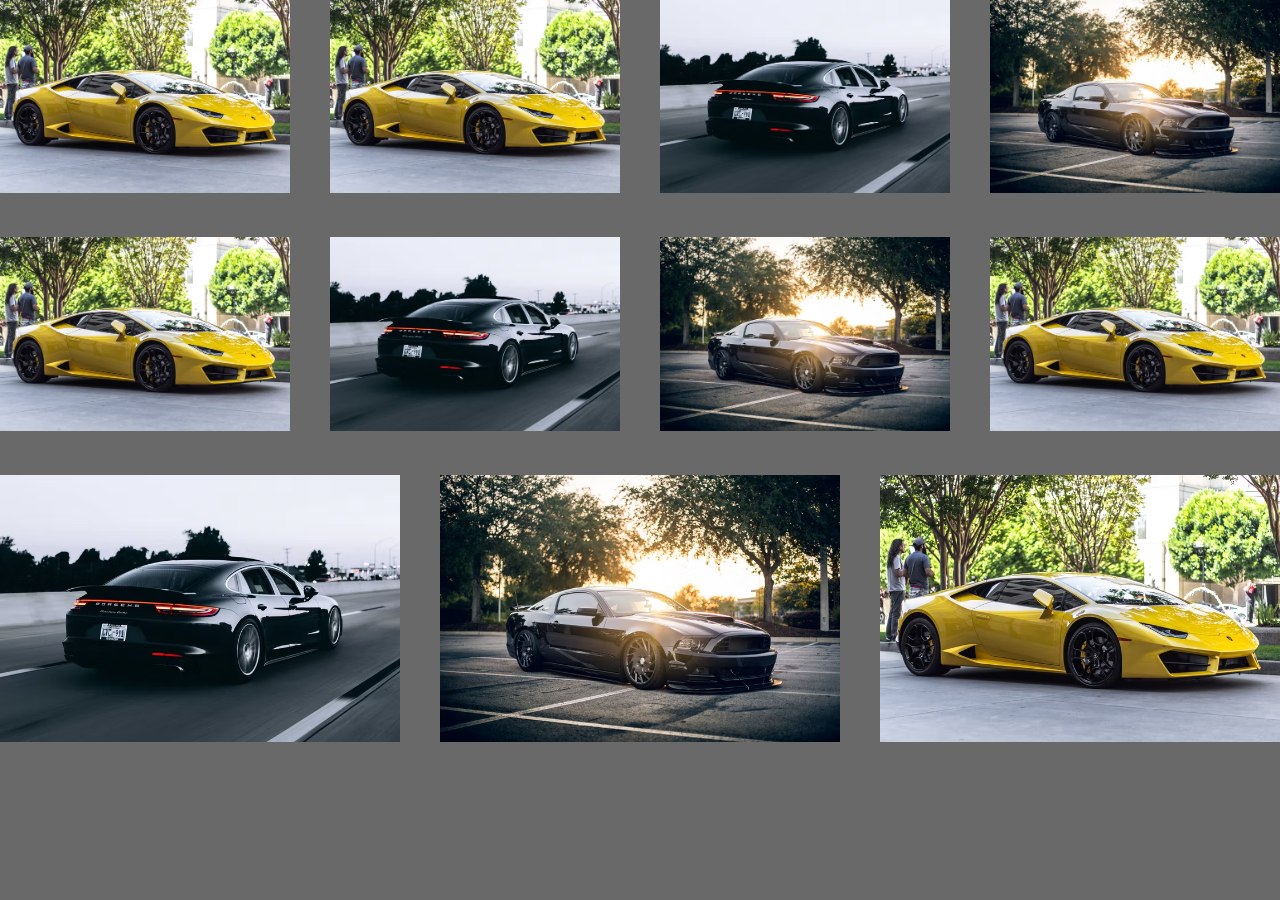
<file: responsive. gallery/index.html>
<!DOCTYPE html>
<html lang="en">

<head>
    <meta charset="UTF-8">
    <meta http-equiv="X-UA-Compatible" content="IE=edge">
    <meta name="viewport" content="width=device-width, initial-scale=1.0">
    <title>image gallery</title>
    <link rel="stylesheet" href="./style.css">
</head>

<body>
    <div class="gallery">
        <div class="gallery__item">
            <img src="./photo-1511919884226-fd3cad34687c.avif" alt="">
        </div>
        <div class="gallery__item">
            <img src="./photo-1511919884226-fd3cad34687c.avif" alt="">
        </div>
        <div class="gallery__item">
            <img src="./photo-1503376780353-7e6692767b70.avif" alt="">
        </div>
        <!-- <div class="gallery__item">
            <img src="./photo-1519752441410-d3ca70ecb937.avif" alt="">
        </div>
        <div class="gallery__item">
            <img src="./photo-1518306727298-4c17e1bf6942.avif" alt="">
        </div> -->
        <div class="gallery__item">
            <img src="./photo-1494905998402-395d579af36f.avif" alt="">
        </div>
        <div class="gallery__item">
            <img src="./photo-1511919884226-fd3cad34687c.avif" alt="">
        </div>
        <div class="gallery__item">
            <img src="./photo-1503376780353-7e6692767b70.avif" alt="">
        </div>
        <!-- <div class="gallery__item">
            <img src="./photo-1492144534655-ae79c964c9d7.avif" alt="">
        </div> -->
        <div class="gallery__item">
            <img src="./photo-1494905998402-395d579af36f.avif" alt="">
        </div>
        <div class="gallery__item">
            <img src="./photo-1511919884226-fd3cad34687c.avif" alt="">
        </div>
        <div class="gallery__item">
            <img src="./photo-1503376780353-7e6692767b70.avif" alt="">
        </div>
        <div class="gallery__item">
            <img src=".//photo-1494905998402-395d579af36f.avif" alt="">
        </div>
        <div class="gallery__item">
            <img src="./photo-1511919884226-fd3cad34687c.avif" alt="">
        </div>
    </div>

</body>

</html>
</file>
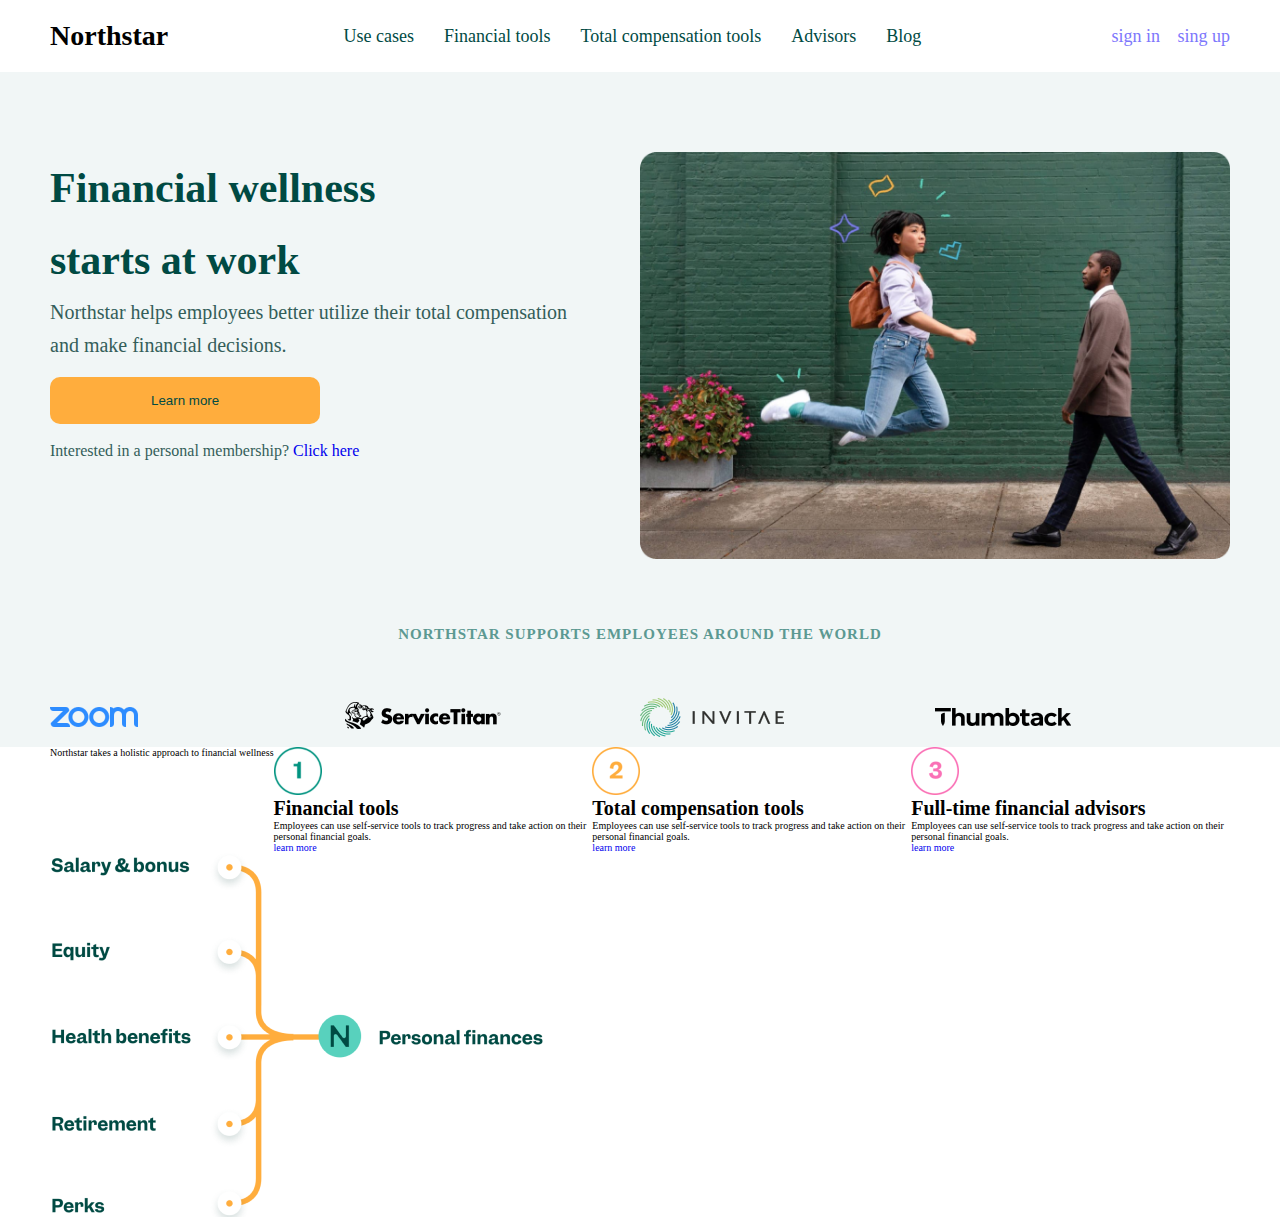
<file: websity. responsive/index.html>
<!DOCTYPE html>
<html lang="en">

<head>
    <meta charset="UTF-8">
    <meta http-equiv="X-UA-Compatible" content="IE=edge">
    <meta name="viewport" content="width=device-width, initial-scale=1.0">
    <title>Document</title>
    <link rel="stylesheet" href="./css/style.css">
</head>

<body>
    <header>
        <div class="continer">
            <nav>
                <h1 class="logo__title">
                    <a class="logo__title" href="#">northstar</a>
                </h1>
                <ul class="nav__menu">
                    <li class="nav__item">
                        <a href="#" class="nav__link">Use cases</a>
                    </li>
                    <li class="nav__item">
                        <a href="#" class="nav__link">Financial tools</a>
                    </li>
                    <li class="nav__item">
                        <a href="#" class="nav__link">Total compensation tools</a>
                    </li>
                    <li class="nav__item">
                        <a href="#" class="nav__link">Advisors</a>
                    </li>
                    <li class="nav__item">
                        <a href="#" class="nav__link">Blog</a>
                    </li>
                </ul>
                <div class="auth">
                    <a href="#">sign in</a>
                    <a href="#">sing up</a>
                </div>
            </nav>
        </div>
    </header>
    <main class="main">
        <div class="continer">
            <div class="row">
                <div class="col">
                    <div class="main__wrapper">
                        <h1 class="main__title">Financial wellness starts at work</h1>
                        <p class="main__suptitle">Northstar helps employees better utilize their total compensation and
                            make financial decisions.</p>
                        <button class="btn__orange btn__main">Learn more</button>
                        <p class="main__subtitle">Interested in a personal membership? <a href="#">Click here</a></p>
                    </div>
                </div>
                <div class="col">
                    <img class="main__img" src="./assets/img/img-1.png" alt="photo">
                </div>
            </div>
            <div class="main__text__brend">
                <p class="text__brand__p">Northstar supports employees around the world</p>
            </div>
            <div class="row row_col">
                <div class="col">
                    <img src="./assets/logo/brend_1.png" alt="brend">
                </div>
                <div class="col">
                    <img src="./assets/logo/brend_2.png" alt="brend">
                </div>
                <div class="col">
                    <img src="./assets/logo/brend_3.png" alt="brend">
                </div>
                <div class="col">
                    <img src="./assets/logo/brend_4.png" alt="brend">
                </div>
            </div>
        </div>
    </main>
    <section class="hero">
        <div class="continer">
            <div class="row">
                <div class="hero__text__wrapper">
                    <p class="text__wrapper__suptitle">Northstar takes a holistic approach to financial wellness</p>
                </div>

                <div class="col">
                    <div class="box__wrapper">
                        <img src="./assets/logo/svg_1.svg" alt="">
                        <h1>Financial tools</h1>
                        <p>Employees can use self-service tools to track progress and take action on their personal
                            financial goals.</p>
                        <a href="#">learn more</a>
                    </div>
                </div>
                <div class="col">
                    <div class="box__wrapper">
                        <img src="./assets/logo/svg_2.png" alt="">
                        <h1>Total compensation tools</h1>
                        <p>Employees can use self-service tools to track progress and take action on their personal
                            financial goals.</p>
                        <a href="#">learn more</a>
                    </div>
                </div>
                <div class="col">
                    <div class="box__wrapper">
                        <img src="./assets/logo/svg_3.png" alt="">
                        <h1>Full-time financial advisors</h1>
                        <p>Employees can use self-service tools to track progress and take action on their personal
                            financial goals.</p>
                        <a href="#">learn more</a>
                    </div>
                </div>
            </div>
            <div class="row">
                <div class="col">
                    <img src="./assets/img/img_2_png.png" alt="">
                </div>
                <div class="col">

                </div>
            </div>
        </div>
    </section>
</body>

</html>
</file>
<file: kibersport websity/css/style.css>
*,
::after,
::before {
    margin: 0;
    padding: 0;
    box-sizing: border-box;
}
@font-face {
    font-family: Orbitron;
    src: url(../assets/font/Orbitron/static/Orbitron-Regular.ttf);
}
body {
    font-family: Orbitron;
}

nav {
    padding-top: 1rem;
    padding-bottom: 1rem;
    display: flex;
    align-items: center;
    justify-content: space-between;
}
.row{
    display: flex;
}
.col{
    flex: 1;
}
li {
    list-style: none;
}
a {
    text-decoration: none;
}
.main__banner{
        background-image: linear-gradient(to right, black 56.5% , rgb(87, 184, 255) 56.5% 100%);
}
html{
    font-size: 10px;
}






 /* =============== HEADER ================ */
.container {
    margin: 0 6rem;
}
.nav__menu {
    display: flex;
}
.nav__item {
    margin: 0 3rem;
}
.nav__link {
    font-family: 'Orbitron';
    text-transform: capitalize;
    font-style: normal;
    font-weight: 400;
    font-size: 1.6rem;
    line-height: 2.6rem;
    color: #fff;
}
.active{
    color: rgb(202, 158, 28);
}
.nav__link:active {
    color: rgb(202, 158, 28);
}
 button{
     border: 0.1rem solid;
    background-color: rgba(0, 255, 255, 0);
    padding: 1.6rem 3rem;
 }
 .header__button{
     color: #fff;
     border: 1px solid white;
     text-transform: capitalize;
     font-size: 1.8rem;
 }
 .auth i{
     font-size: 2.2rem;
     margin-right: 2rem;
     color: #fff;
 }
 /* =============== AND OF HEADER ================ */


 /* =============== HERO ================ */
.hero{
    padding: 10rem 0;
}
.hero-wrapper__supertitle{
    display: flex;
}
.hero-wrapper__supertitle p{
    margin-left: 1.5rem;
    font-style: normal;
    font-weight: 400;
    font-size: 1.6rem;
    line-height: 1.6rem;
    text-transform: uppercase;
    color: #57B8FF;    
}
.hero-wrapper__title{
    margin-top: 2rem;
    font-style: normal;
    font-weight: 400;
    font-size: 6.2rem;
    line-height: 8.2rem;
    text-transform: capitalize;  
    color: #fff;    
}
.hero-wrapper__subtitle{
    margin-top: 4.5rem;
    font-style: normal;
    font-weight: 400;
    font-size: 1.8rem;
    line-height: 2.8rem;
    color: #999999;    
}
.hero__auth{
    margin-top: 5rem;
}
.hero__auth button{
    margin-right: 1rem;
}
.btn__blue{
    background-color: #57B8FF;
    border: 1px solid transparent;
    color: #fff;
    text-transform: capitalize;
    font-weight: 400;
    font-size: 1.8rem;
    line-height: 2.8rem; 
}
.btn__none{
    border: 1px solid transparent;
    text-transform: capitalize;
    color:#fff;
    font-weight: 400;
    font-size: 1.8rem;
    line-height: 2.8rem;    
}
 /* =============== AND OF HERO ================ */


 /* =============== SPONSORS ================ */
 .sponsors{
     background-color: rgb(253, 208, 74);
     padding: 12rem 0;
 }
 .sponsors .row:last-child{
     margin-top: 4rem;
     gap: 3rem;
 }
.sponsors .row:last-child .col img{
   width: 100%;
   height: 100%;
}
.sponsors__wrapper{
    text-align: center;
}
.sponsors__title{
    font-style: normal;
    font-weight: 400;
    font-size: 4.8rem;
    line-height: 5.8rem;
    text-transform: capitalize;
    color: #222730;    
}
.sponsors__subtitle{
    max-width: 58rem;
    margin: auto;
    margin-top: 4rem;
    font-style: normal;
    font-weight: 400;
    font-size: 1.6rem;
    line-height: 2.6rem;
    color: #555555;    
}
 /* =============== AND OF SPONSORS ================ */


 /* =============== GAME-SHOP ================ */
 .game-shop{
     padding: 13rem 0;
 }
 .game-shop__wrapper{
     text-align: center;
     
}
.game-shop__wrapper{
    margin: auto;
 }
.game-shop__title{
    margin: auto;
    max-width: 71rem;
    font-style: normal;
    font-weight: 400;
    font-size: 5.4rem;
    line-height: 7.4rem;
    text-align: center;
    text-transform: capitalize;
    color: #0a0909;    
}
.game-shop__subtitle{
    margin: auto;
    max-width: 69rem;
    font-style: normal;
    font-weight: 400;
    font-size: 2rem;
    line-height: 3.2rem;
    color: rgba(223, 223, 223, 0.8);    
}
.game-card__wrapper{
    display: inline-block;
    border: 1px solid;
}
.game-card__supertitle{
    padding-top: 3rem;
    padding-left: 3rem;
}
.game-card__subtitle{
    padding-top: 2rem;
    padding-left: 4rem;
}
 /* =============== AND OF GAME-SHOP ================ */


 /* =============== NEW ERA ================ */
 .new-era{
     padding: 13rem 0;
     background-color: #0a0909;
 }
 .new-era__wrapper{
     margin-top: 2.5rem;
 }
 .new-era__wrapper__title{
     margin-top: 2rem;
    font-style: normal;
    font-weight: 400;
    font-size: 5.4rem;
    line-height: 7.4rem;
    text-transform: capitalize;
    color: #FFFFFF;
 }
 .new-era__wrapper__subtitle{
     margin-top: 3.8rem;
    font-style: normal;
    font-weight: 400;
    font-size: 2rem;
    line-height: 3rem;
    color: rgba(223, 223, 223, 0.8);
 }
 .new-era .auth{
     margin-top: 5.4rem;
 }
 .new-era .row:last-child .col:last-child{
     position: relative;
 }
 .new__img{
     position: absolute;
     right: 0;
 }
 /* =============== AND OF NEW ERA ================ */



 /* =============== CUSTOMIZE ================ */
 /* =============== AND OF NEW ERA ================ */
 .customize{
     background-color: rgb(42, 49, 60);
 }
 .customize__wrapper{
     padding: 8.4rem 0 8.4rem 4rem;
 }
 .customize__wrapper__title{
     margin-top: 2rem;
    font-size: 5.4rem;
    line-height: 7.4rem;
    text-transform: capitalize;
    color: #FFFFFF;
 }
 .customize__wrapper_title{
   font-size: 5.4rem;
   line-height: 7.4rem;
   text-transform: capitalize;
   color: #FFFFFF;
}
.customize__wrapper__subtitle{
    margin-top: 3.8rem;
    font-style: normal;
    font-weight: 400;
    font-size: 2rem;
    line-height: 3rem;
    color: rgba(223, 223, 223, 0.8);
}
.customize__wrapper .row{
    margin-top: 5.4rem;
    gap: 3rem;
}
 /* =============== AND OF CUSTOMIZE ================ */
</file>
<file: My website/css/style.css>
/* Core styles */
*,
::after,
::before{
    margin: 0;
    padding: 0;
    box-sizing: border-box;
}
body{
    font-family: sans-serif;
}

.container{
    width: 1140px;
    margin: 0 auto;
}

.to-uppercase {
    text-transform: uppercase;
}
.clearfix{
    clear: both;
}
.section-subtitle{
    letter-spacing: 2px;
    font-weight: 500;
    margin-bottom: 70px;
    text-transform: uppercase;
    color: #797979;
}
.section-title{
    margin-top: 5px;
    font-size: 42px;
    font-weight:700 ;
    text-transform: capitalize;
    color: #05364d;
}
.button{
    border: none;
    background: linear-gradient(to right,#1345e6 0%,#ed239f 51%,#1345e6 100%);
    background-size: 200% auto;
    color: white;
    font-weight: 500;
    font-size: 14px;
    padding: 20px 40px;
    border-radius:5px ;
    cursor: pointer;
}
.button:hover{
    background-position: right center;
    background-position-x: right;
    background-position-y: center;
    color: #fff;
}
.blur-line{
    display: inline-block;
    margin-left: 5px;
    height: 4px;
    width: 80px;
    background-color: rgba(237,35,159,0.6);
    filter: blur(4px);
    border-radius: 4px;

}
/* main-header */
.main-banner{
    background: url(../assets/img/main-banner.png) no-repeat top center;
    background-position: center;
    background-size: cover;
    min-height: 890px;
}

.main-header{
    z-index: 5;
    position: fixed;
    background-color: #fff;
    width: 100%;
}
.main-header__brand{
    display: inline-block;
    vertical-align: middle;
}
.main-header__brand img{
    width: 64px;
}
.main-navigatsion{
    display: inline-block;
    vertical-align: middle;
}
.main-navigatsion__item{
    display: inline-block;
    padding: 10px;
}
.main-navigatsion__item a{
    color: #05364d;
    text-decoration: none;
    text-transform: uppercase;
    font-size:12px ;
    font-weight: 500;
}
.main-navigatsion__item a:hover{
    color: #cfb6df;
}
.main-navigatsion__item.active a{
    color: #cfb6df;
}


/* Main section */
.main-section {
    padding: 100px 30px;
}

.main-section > div{
    width: 50%;
    float: left;
}

.main-section__image{
    text-align: right;
}
.main-section__welcome {
    font-size: 16px;
    font-weight: 400;
    margin-bottom: 20px;
    letter-spacing: 2px;
    color: #797979;

}

.main-section__introduction{
    margin-top: 20px;
    font-size: 60px;
    font-weight: 500;
    margin-bottom: 20px;
    color: #05364E;
}
.main-section__position{
    color: #05364E;
    font-weight: 300;
    font-size: 24px;
    margin-bottom: 20px;
}
.main-section__social-networks a{
    color: #8FA1AA;
    font-size: 20px;
    cursor: pointer;
    margin-right: 16px;
    display: inline-block;
}
.main-section__social-networks a:hover i{
    color: #1c44E4;
}
.main-section__action{
    margin-top: 30px;
    border: none;
    background-color: blue;
    color: white;
    font-weight: 500;
    font-size: 14px;
    padding: 20px 40px;
    border-radius:5px ;
    cursor: pointer;
}


/* Statistics */
.statistics{
    padding-top: 100px;
}
.statistics__item{
    display: inline-block;
    background-color: #F8FAFF;
    width: 150px;
    text-align: center;
    padding: 5px 10px;
    margin-right: 20px;
}
.statistics__number{
    font-size: 27px;
    margin-bottom: 5px;
    background: linear-gradient(90deg,#1345e6 0%,#ed239f 100%);
    -webkit-text-fill-color: transparent;
    -webkit-background-clip: text;
}    
.statistics__title{
    font-size: 16px ;
    color: #79797979;
    font-weight: 300;
}



/* Aboute me */
.about-me{
    padding: 100px 0;
}
.about-me > div{
    width: 50%;
    float: left;
}
.about-me img{
    width: 90%;
}

.about-me__description{
     font-size: 14px;
     font-weight: 300;
     color: #797979;
     line-height:27px ;
}
.about-me__action{
    margin-top: 40px;
}


/* Serevice */

.services{
    padding-top: 100px;
}
.service-card {
    display: inline-block;
    padding: 60px 30px;
    width: 30%;
    text-align: center;
    background-color: #F8FAFF;
    margin-right: 3%;
    box-sizing: border-box;
}
.service-card__title{
    color: #05364d;
    font-size: 20px;
    font-weight: 500;
    text-transform: uppercase;
    margin-bottom: 20px;
}
.service-card__description{
    font-size: 14px;
    line-height: 27px;
    font-weight: 300;
    color: #797979;
}
.service-card__link{
    font-size: 13px;
    font-weight: 500;
    text-transform: uppercase;
    color: #05364D;
    text-decoration: none;   
}
.service-card:hover {
    background-color:#5f5f5f ;
}
.service-card:hover .service-card__title,
.service-card:hover .service-card__description,
.service-card:hover .service-card__link{
    color: white;
}



/* My clients */
.clients{
    padding-top:100px ;
}
.client-item > div{
    width: 50%;
    float: left;
}
.client-item__image img{
    width: 100%;
}
.client-item__info{
    padding-top: 50px;
}
.client-item__rate i{
    color: yellow;
}

.client-item__name{
    font-size: 20px;
    margin-bottom: 4px;
}
.client-item__position{
    font-size: 14px;
    font-weight: 300;
    color: #5b6d75;
}
.client-item__review{
    font-size: 14px;
    line-height: 27px;
    font-weight: 300;
    color: #5b6d75;
}


/* Portfolio */
.portfolio{
    padding-top: 100px;
}
.portfolio-filters{
    margin-top: 50px;
    list-style: none;
}
.portfolio-filters li{
    cursor: pointer;
    display: inline-block;
    margin-right: 40px;
    font-size: 13px;
    font-weight: 400;
    text-transform: uppercase;
}
.portfolio-filters li:hover,
.portfolio-filters li.active{
    color: #1c44E4;
}
.portfolio-items{
    position: relative;
    margin-top: 50px;
}
.portfolio-item{
    padding: 10px;
    width: 50%;
    cursor: pointer;
    position: relative;
    display: inline-block;
}
.portfolio-item__1{
    padding-left: 0;
}
.portfolio-item__2{
    position: absolute;
    top: 0;
    right: 0;
}
.portfolio-item__3{
    position: absolute;
    right: 0;
    top: 322px;
}
.portfolio-item__image{
    width: 100%;
}
.portfolio-item__owerlay{
    position: absolute;
    left: 0;
    top: 0;
    width: 100%;
    height: 100%;
    background: rgba(19, 69,230,0.9);
    visibility: hidden;
}
.portfolio-item__info{
    position: absolute;
    border: 44px;
    left: 80px;
    color:#FFF ;  
    visibility: hidden;
}
.portfolio-item__info a{
    color: #fff;
    text-decoration: none;
}
.portfolio-item:hover .portfolio-item__owerlay{
    z-index: 1;
    visibility: visible;
    top:20px ;
    left: 20px;
}
.portfolio-item:hover .portfolio-item__info{
    visibility: visible;
    bottom: 24px;
    left: 60px;
    z-index: 1;
}
</file>
<file: responsive design partfolio 2/css/style.css>
@font-face {
    font-family: Open Sans ;
    src: url(../assets/fonts/Open_Sans/static/OpenSans/OpenSans-Regular.ttf);
}
@font-face {
    font-family: monserat ;
    src: url(../assets/fonts/Montserrat/static/Montserrat-Medium.ttf);
}
*,
::after,
::before {
    margin: 0;
    padding: 0;
    box-sizing: border-box;
}
html{
    font-size: 8px;
}
body{
    font-family:Open Sans;
}
.container{
    margin: 0 13rem;
}
.row{
    display: flex;
}
.col{
    flex: 1;
}
ul{
    list-style:none ;
}
a{
    text-decoration: none;
}
.btn__open{
    background: #F7859C;
    border-radius: 12px;
    padding: 1rem 3rem; 
    border: 1px solid transparent;
    color: #fff;  
}


/* ============ HEADER ============ */
header{
    height: 10vh;
}
nav {
    margin: 0 6.5rem;
    display: flex;
    align-items: center;
}
.nav__menu{
    display: none;
    margin-left: auto;
}
.nav__item{
    margin-right: 3rem;
}
.nav__link{
    font-family: 'Open Sans';
    font-style: normal;
    font-weight: 700;
    font-size: 1.8rem;
    line-height: 2.5rem;  
    color: #222222;    
}
/* ============ AND OF HEADER ============ */


/* ============ AHERO ============ */
/* .main__baner{
    background-image: url(../assets/bg-img/bg-img-right.png);
    background-position: left bottom;
    background-size: 50rem ;
    background-repeat: no-repeat;
} */
.hero{
    height: 90vh;
    padding-top: 10rem;
    padding-bottom: 100rem;
    background-image: url(../assets/bg-img/hero__left__img.png);
    /* background-position: right top; */
    background-position:bottom center ;
    background-size: 50rem ;
    background-repeat: no-repeat;
}
.auth{
    margin-left: auto;
}
.hero__content{
    text-align: center;
}
.super__subtitle{
    font-style: normal;
    font-weight: 700;
    font-size: 1.8rem;
    line-height: 2.5rem;  
    color: #222222;
    
}
.title{
    font-family: monserat;
    font-style: normal;
    font-weight: 700;
    font-size: 9.7rem;
    line-height: 8.7rem;
    color: #222222;    
}
.suptitle{
    padding-top: 4.5rem;
    margin: auto;
    max-width:43rem;
    font-weight: 400;
    font-size: 1.8rem;
    line-height: 2.5rem; 
    color: #404756;    
}
.hero__btn{
    margin-top: 3rem;
}
/* ============ AND OF HERO ============ */


/* ============ COLLECTION ============ */
.collection{
    padding : 10rem 0;
}
.collection__wrapper{
    text-align: center;
}
.collection__content{
    margin-top: 14rem;

}
.collection__col__wrapper{
    margin-top: 3.5rem;
}

.collection__title{
    font-family: monserat;
    font-style: normal;
    font-weight: 700;
    font-size: 6.5rem;
    line-height: 5.8rem;   
    color: #222222;    
}
.collection__col__title{
    font-family: monserat;
    font-style: normal;
    font-weight: 700;
    font-size: 2.4rem;
    line-height: 2.2rem;   
    color: #222222;   
}
.collection__col__suptitle,
.collection__col__subtitle{
    position: relative;
    margin-top: 1.7rem;
    padding-bottom: 1rem;
    max-width: 33rem;
    font-style: normal;
    font-weight: 400;
    font-size: 1.8rem;
    line-height: 2.5rem;   
    color: #404756;
}
.collection__col__subtitle::after{
    content: '';
    position: absolute;
    top: 12rem;
    bottom: 0;
    left: 0;
    height: 0.2rem;
    width: 33rem;
    background: rgba(64, 71, 86, 0.6);
}
.right-col{
    display: none;
    height: 70rem;
    position: relative;

}
.ratiry__columin{
    display: flex;
    flex-direction: column;
}
.Frame__img{
    position: absolute;
    top: 0;
    right: -10rem;
}
.Frame__img2{
    z-index: 1;
    position: absolute;
    top:20rem ;
    right: -10rem;
}
.Frame__img3{
    position: absolute;
    z-index: 3;
    top: 40rem;
    right: -10rem;
}
/* ============ AND OF COLLECTION ============ */


/* ============ RATIRY ============ */
.ratiry{
    padding: 10rem 0;
}
.super__suptitle{
    font-style: normal;
    font-weight: 700;
    font-size: 1.8rem;
    line-height: 2.5rem;
    color: #222222;    
}
.ratiry__col{
    margin-top: 10rem;
}
.ratiry__col__supertitle{
    font-family: monserat;
    font-style: normal;
    font-weight: 700;
    font-size: 3.6rem;
    line-height: 3.2rem;  
    color: #222222;    
}
.ratiry__col__title{
    margin-top: 3rem;
    font-family:monserat ;
    font-style: normal;
    font-weight: 700;
    font-size: 1.8rem;
    line-height: 1.6rem;  
    color: #222222;
}
.ratiry__col__subtitle{
    margin-top: 3rem;
    font-style: normal;
    font-weight: 400;
    font-size: 1.8rem;
    line-height: 2.5rem; 
    color: #404756;
    max-width: 33rem;
}
/* ============ AND OF RATIRY ============ */



/* ============ RELESAS ============ */
.relesas{
    padding: 10rem 0;
}
.relesas__col__wrapper{
    margin-top: 23rem;
}
.relesas__content{
    margin: auto;
    max-width: 40rem;
}
.relesas__title{
    margin: auto;
    font-family: monserat;
    font-style: normal;
    font-weight: 700;
    font-size: 1.8rem;
    line-height: 1.6rem;
    color: #222222;    
}
.relesas__supertitle{
    margin-top: 0.9rem;
    font-family: monserat;
    font-style: normal;
    font-weight: 700;
    font-size: 3.6rem;
    line-height: 3.2rem;
    color: #222222;
}
.relesas__subtitle{
    margin-top: 2rem;
    max-width: 33rem;
    font-style: normal;
    font-weight: 400;
    font-size: 1.8rem;
    line-height: 2.5rem;
    color: #404756;
}
/* ============ AND OF RELESAS ============ */


/* ============ TEAM ============ */
.team__container{
    display: flex;
    flex-wrap: wrap;
    justify-content: center;
    gap: 4rem;
}
.team__subtitle{
    font-family: 'Montserrat';
    font-style: normal;
    font-weight: 700;
    font-size: 18px;
    line-height: 16px;
    color: #222222;    
}
.team__item{
    text-align: center;
    width: 100%;
}
/* ============ AND OF TEAM ============ */
@media screen and (min-width:768px) {
    .ratiry__columin{
        display: flex;
        flex-direction: row;
    }
    .right-col{
        display: flex;
        height: 70rem;
        position: relative;
    
    }
    .html{
        font-size: 10px;
    }
    .hero{
        height: 90rem;
        background-image: url(../assets/bg-img/hero__left__img.png);
        background-position: right top;
        background-size: 50rem ;
        background-repeat: no-repeat;
    }
    .nav__menu{
        display: flex;
        margin-left: auto;
    }
    .main__baner{
        background-image: url(../assets/bg-img/bg-img-right.png);
        background-position: left top;
        background-size: 50rem ;
        background-repeat: no-repeat;
    }
    .team__item{

        width: calc(100% / 2 - 4rem / 2);
    }
}
@media screen and (min-width:991px) {
    .team__item{

        width: calc(100% / 3 - 4rem * 2 / 3);
    }
}
</file>
<file: responsive. gallery/style.css>
*,
::after,
::before {
           padding: 0;
           margin: 0;
           box-sizing: border-box;
}

body {
           background-color: dimgrey;
}

.gallery {
           display: flex;
           flex-wrap: wrap;
           gap: 40px;
}

.gallery__item {
           flex: 1;
           flex-shrink: 0 ;
           flex-basis: 250px;
           /* width: calc(25% - 40px * 3 / 4); */
           /* width: 100%; */
           /* margin: 20px; */
}

img {
           width: 100%;
}











/* 
@media screen and (min-width:576px) {
           .gallery__item {
                      width: calc(100% / 2 - 40px / 2);
                      
           }
}
@media screen and (min-width:768px) {
           .gallery__item {
                      width: calc(100% / 3 - 40px * 2 / 3);
           }
}
@media screen and (min-width:991px) {
           .gallery__item {
                      width: calc(100% / 4 - 40px * 3 / 4);
                      
           }
}
@media screen and (min-width:1024px) {
           .gallery__item {
                      width: calc(100% / 5 - 40px * 4 / 5);
                      
           }
}
@media screen and (min-width:1200px) {
           .gallery__item {
                      width: calc(100% / 6 - 40px * 5 / 6);
                      
           }
} */
/* @media screen and (max-width:991px) {
           .gallery__item {
                      width: calc(100% / 3 - 40px * 2 / 3);
                      
           }
}
@media screen and (max-width:768px) {
           .gallery__item {
                      width: calc(100% / 2 - 40px / 2);
                     
           }
}
@media screen and (max-width:576px) {
           .gallery__item {
                      width: 100%;
                      
           }
} */



















































/* img{
           min-width: 100%;
           height: auto;
}
.gallery{
           margin: 0 0.65rem;
}
.gallery__item{
           height: auto;
           margin: 0.5rem;
}
.gallery__item img{
           width: 100%;
           height: 100%;
           object-fit: cover;
}
@media screen and (min-width:640px){
           .gallery{
                      display: grid;
                      grid-template-rows: repeat(5, 300px);
                      grid-auto-flow: row dense;
                      grid-template-columns: repeat(2. 1fr);
           }
           .gallery__item:first-child{
                      grid-row: span 1;
                      grid-column:span 2 ;
           }
           .gallery__item:nth-child(6),
           .gallery__item:nth-child(8){
                    grid-row: span 2;  
           }
}
@media screen and (min-width:960px){
           .gallery{
                      grid-template-columns: repeat(5, 1fr);
                      grid-template-rows: repeat(3, auto-flow);
           }
           .gallery__item:first-child,
           .gallery__item:nth-child(7),
           .gallery__item:nth-child(8){
                      grid-column: span 2;
                      grid-row: span 1;
           }
           .gallery__item:nth-child(2){
                      grid-column: span 2;
                      grid-row: span 2;
           }

} */
</file>
<file: websity. responsive/css/style.css>
*,
::after,
::before{
           box-sizing: border-box;
           padding: 0;
           margin: 0;
}
:root{
           font-size: 10px;
}
li{
           list-style: none;
}
a{
           text-decoration: none;
}
.row{
           display: flex;
}
.col{
           flex: 1;
}
.continer{
           padding: 0 5rem;
}











header{
           min-height: 7rem;
}
nav{
           align-items: center;
           padding: 2rem 0;
           display: flex;
           justify-content: space-between;
}
.logo__title{
           font-size: 2.8rem;
           color: black;
           text-transform: capitalize;
}
.nav__menu{
           display: flex;
}
.nav__item{
           padding: 0 1.5rem;

}
.nav__link{
           font-size: 1.8rem;
           color: #004A43;
}
.auth a{
           font-size: 1.8rem;
           padding-left:1.5rem;
           cursor: pointer;
           color:#7D77FC;
}
.btn__orange{
    font-weight: 700 bold;
    background-color: #FFAD3D;
    color: #004A43;
    border-radius: 10px;
    border: 1px solid transparent;
}






.main{
           background-color: #F1F6F6;
           padding-top: 8rem;
}
.main__title{
           width: 70%;
           font-weight: 700;
           font-size: 4.2rem;
           line-height: 72px;
           color: #004A43;
}
.main__suptitle{
    font-style: normal;
    font-weight: 400;
    font-size: 2rem;
    line-height: 33px;
    color: #345E5A;
    width: 90%;
}
.btn__main{
    padding: 1.5rem 10rem;
    margin-top: 15px;
}
.main__subtitle{
    margin-top: 15px;
    font-weight: 400;
    font-size: 16px;
    line-height: 24px;
    color: #345E5A;
}
.main__text__brend {
    margin-top: 15px;
    padding: 5rem 0;
}
.text__brand__p{
    text-align: center;
    font-weight: 700;
font-size: 15px;
line-height: 16px;
letter-spacing: 1px;
text-transform: uppercase;
color: #5C9992;
}
main .row:nth-child(2){
    justify-content: space-between;
}
.main__img{
    width: 100%;
}
</file>
